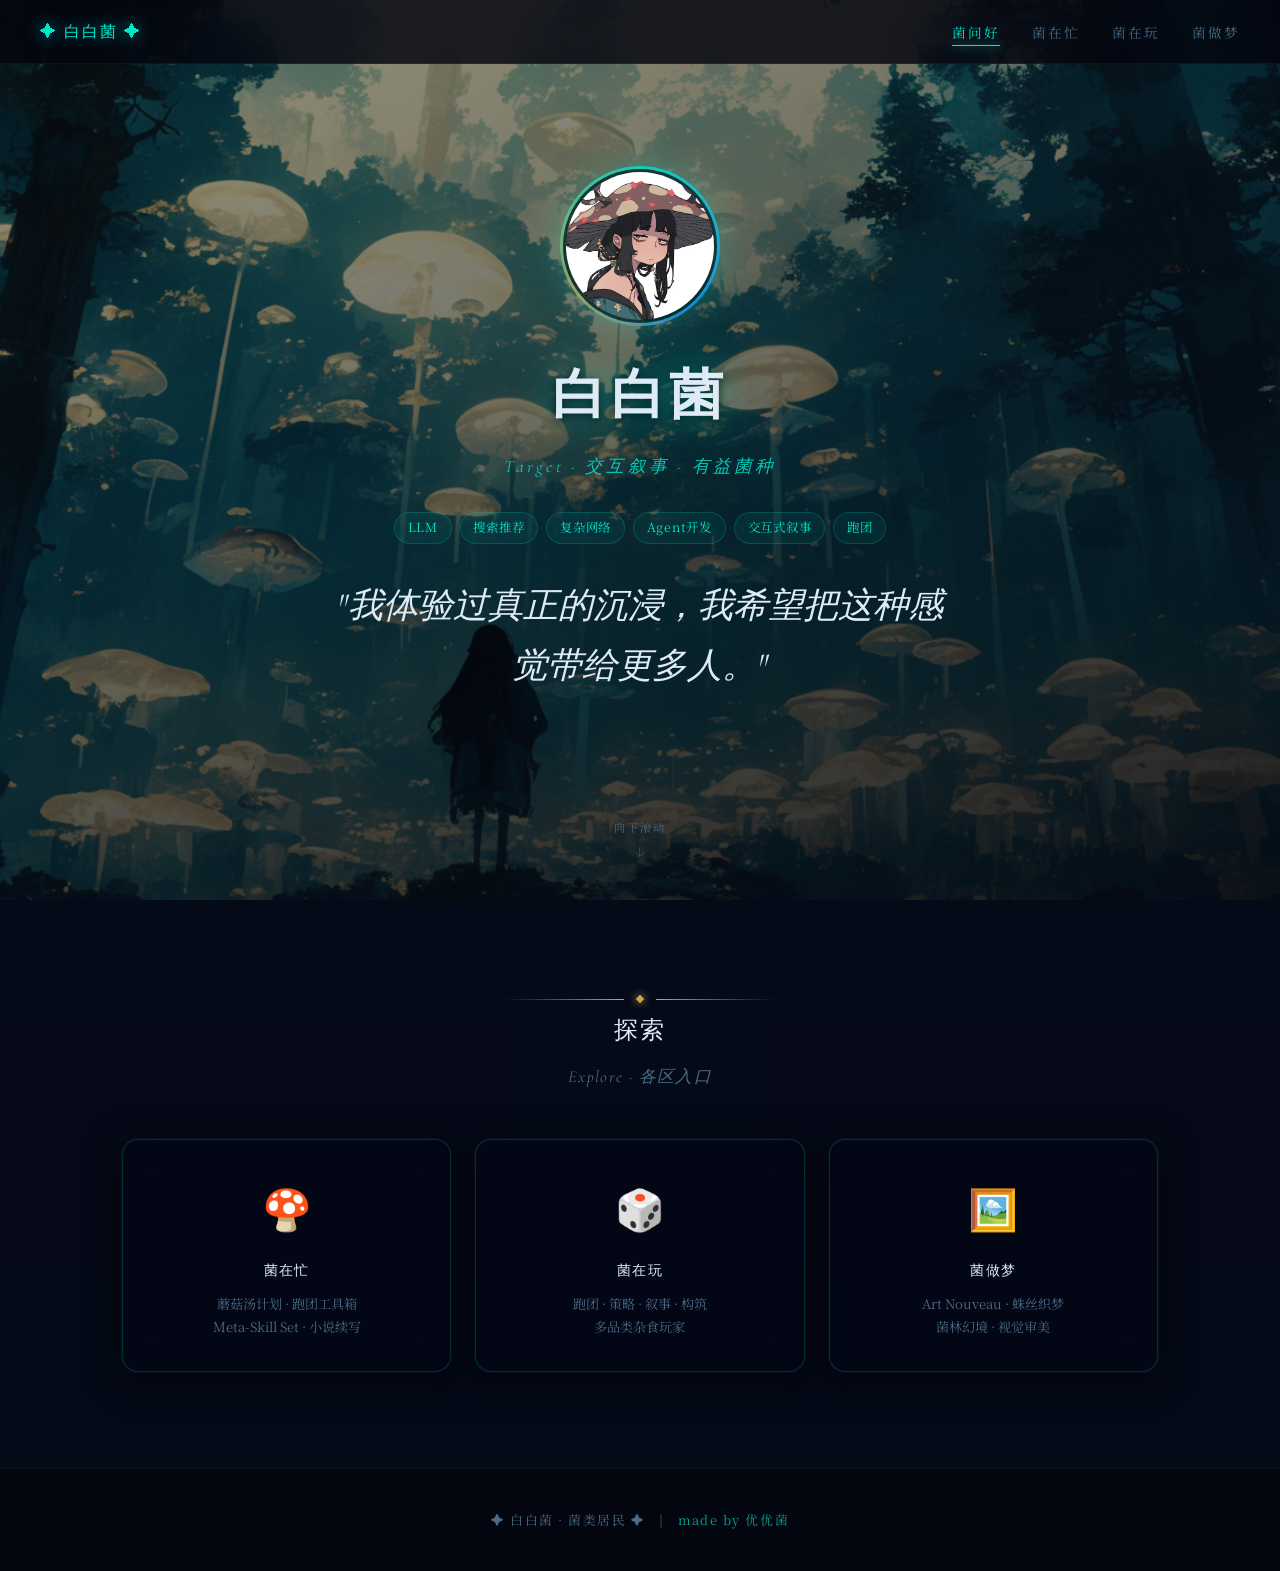
<file: index.html>
<!DOCTYPE html>
<html lang="zh-CN">
<head>
  <meta charset="UTF-8"/>
  <meta name="viewport" content="width=device-width, initial-scale=1.0"/>
  <title>菌问好</title>
  <link rel="stylesheet" href="style.css"/>
  <style>
    /* ── 主页专属 ──────────────── */
    .hero {
      background-image: url('assets/bg/蘑菇背景4.png');
    }

    /* 头像容器 */
    .avatar-wrap {
      position: relative;
      width: 148px; height: 148px;
      margin: 0 auto 1.8rem;
    }
    .avatar-ring {
      position:absolute; inset:-6px;
      border-radius:50%;
      background: conic-gradient(
        var(--teal) 0%, var(--blue) 40%,
        var(--gold) 65%, var(--teal) 100%
      );
      animation: spin-ring 8s linear infinite;
      opacity: 0.8;
    }
    @keyframes spin-ring {
      to { transform:rotate(360deg); }
    }
    .avatar-ring::after {
      content:'';
      position:absolute; inset:3px;
      border-radius:50%;
      background: var(--bg-deep);
    }
    .avatar-img {
      position:relative; z-index:2;
      width:148px; height:148px;
      border-radius:50%;
      object-fit:cover;
      object-position:top;
      box-shadow: 0 0 40px rgba(0,229,204,0.35);
    }

    /* 主名字 */
    .hero-name {
      font-family: 'Cinzel Decorative', serif;
      font-size: clamp(2.2rem, 5vw, 3.4rem);
      font-weight: 700;
      color: var(--text-bright);
      letter-spacing: 0.08em;
      margin-bottom: 0.5rem;
      text-shadow: 0 0 40px rgba(0,229,204,0.5), 0 2px 8px rgba(0,0,0,0.8);
    }
    .hero-role {
      font-family: 'Cormorant Garamond', serif;
      font-size: 1.1rem;
      font-style: italic;
      color: var(--teal);
      letter-spacing: 0.18em;
      margin-bottom: 1.8rem;
      opacity: 0.85;
    }
    .hero-bio {
      font-family: 'Cormorant Garamond', serif;
      font-size: clamp(1.5rem, 3.5vw, 2.2rem);
      font-style: italic;
      color: var(--text-bright);
      max-width: 640px;
      margin: 0 auto 2rem;
      line-height: 1.7;
    }
    .hero-tags {
      display:flex; flex-wrap:wrap;
      justify-content:center;
      gap:0.5rem;
      margin-bottom: 2rem;
    }
    .hero-links {
      display:flex; gap:1rem; justify-content:center; flex-wrap:wrap;
    }

  </style>
</head>
<body>

<!-- ── 导航 ──────────────────────────────── -->
<nav>
  <a href="index.html" class="nav-logo">✦ 白白菌 ✦</a>
  <ul class="nav-links">
    <li><a href="index.html" class="active">菌问好</a></li>
    <li><a href="projects.html">菌在忙</a></li>
    <li><a href="games.html">菌在玩</a></li>
    <li><a href="gallery.html">菌做梦</a></li>
  </ul>
</nav>

<!-- ── Hero ──────────────────────────────── -->
<section class="hero">
  <div class="hero-overlay"></div>

  <!-- 孢子粒子 -->
  <div class="particles" id="particles"></div>

  <div class="hero-content">
    <div class="avatar-wrap">
      <div class="avatar-ring"></div>
      <img class="avatar-img" src="assets/bg/lazy.png" alt="白白菌头像"/>
    </div>

    <div class="hero-name">白白菌</div>
    <div class="hero-role">Target · 交互叙事 · 有益菌种</div>

    <div class="hero-tags">
      <span class="tag">LLM</span>
      <span class="tag">搜索推荐</span>
      <span class="tag">复杂网络</span>
      <span class="tag">Agent开发</span>
      <span class="tag">交互式叙事</span>
      <span class="tag">跑团</span>
    </div>

    <p class="hero-bio">
      "我体验过真正的沉浸，我希望把这种感觉带给更多人。"
    </p>

  </div>

  <div class="scroll-hint">
    <span>向下滚动</span>
    <svg width="16" height="16" viewBox="0 0 24 24" fill="none" stroke="currentColor" stroke-width="1.5">
      <path d="M12 5v14M5 12l7 7 7-7"/>
    </svg>
  </div>
</section>

<!-- ── 快速导航卡 ──────────────────────────── -->
<section class="section section-alt">
  <div class="container">
    <div class="ornament fade-in">
      <div class="ornament-line"></div>
      <div class="ornament-diamond"></div>
      <div class="ornament-line right"></div>
    </div>
    <h2 class="section-title fade-in">探索</h2>
    <p class="section-subtitle fade-in">Explore · 各区入口</p>

    <div class="grid-3 fade-in">
      <a href="projects.html" class="glass" style="padding:2rem;display:block;text-align:center;">
        <div style="font-size:2.5rem;margin-bottom:1rem;">🍄</div>
        <div style="font-family:'Cinzel Decorative',serif;font-size:0.9rem;color:var(--text-bright);letter-spacing:0.1em;margin-bottom:0.6rem;">菌在忙</div>
        <div style="font-size:0.82rem;color:var(--text-dim);">蘑菇汤计划 · 跑团工具箱<br/>Meta-Skill Set · 小说续写</div>
      </a>
      <a href="games.html" class="glass" style="padding:2rem;display:block;text-align:center;">
        <div style="font-size:2.5rem;margin-bottom:1rem;">🎲</div>
        <div style="font-family:'Cinzel Decorative',serif;font-size:0.9rem;color:var(--text-bright);letter-spacing:0.1em;margin-bottom:0.6rem;">菌在玩</div>
        <div style="font-size:0.82rem;color:var(--text-dim);">跑团 · 策略 · 叙事 · 构筑<br/>多品类杂食玩家</div>
      </a>
      <a href="gallery.html" class="glass" style="padding:2rem;display:block;text-align:center;">
        <div style="font-size:2.5rem;margin-bottom:1rem;">🖼️</div>
        <div style="font-family:'Cinzel Decorative',serif;font-size:0.9rem;color:var(--text-bright);letter-spacing:0.1em;margin-bottom:0.6rem;">菌做梦</div>
        <div style="font-size:0.82rem;color:var(--text-dim);">Art Nouveau · 蛛丝织梦<br/>菌林幻境 · 视觉审美</div>
      </a>
    </div>
  </div>
</section>

<footer>
  <p>✦ 白白菌 · 菌类居民 ✦ &nbsp;&nbsp;|&nbsp;&nbsp; <span>made by 优优菌</span></p>
</footer>

<script>
// 孢子粒子生成
(function(){
  const container = document.getElementById('particles');
  const count = 40;
  for(let i=0;i<count;i++){
    const p = document.createElement('div');
    p.className = 'spore';
    const size = 2 + Math.random()*4;
    const isGold = Math.random() < 0.15;
    const color = isGold ? '200,168,75' : '0,229,204';
    p.style.cssText = `
      left:${Math.random()*100}%;
      top:${100+Math.random()*10}%;
      width:${size}px;height:${size}px;
      background:rgba(${color},${0.4+Math.random()*0.5});
      box-shadow:0 0 ${size*2.5}px rgba(${color},0.7);
      animation-duration:${12+Math.random()*18}s;
      animation-delay:-${Math.random()*25}s;
    `;
    container.appendChild(p);
  }
})();

// 滚动入场动画
const observer = new IntersectionObserver(entries=>{
  entries.forEach(e=>{
    if(e.isIntersecting) e.target.classList.add('visible');
  });
},{threshold:0.12});
document.querySelectorAll('.fade-in').forEach(el=>observer.observe(el));
</script>
</body>
</html>
</file>
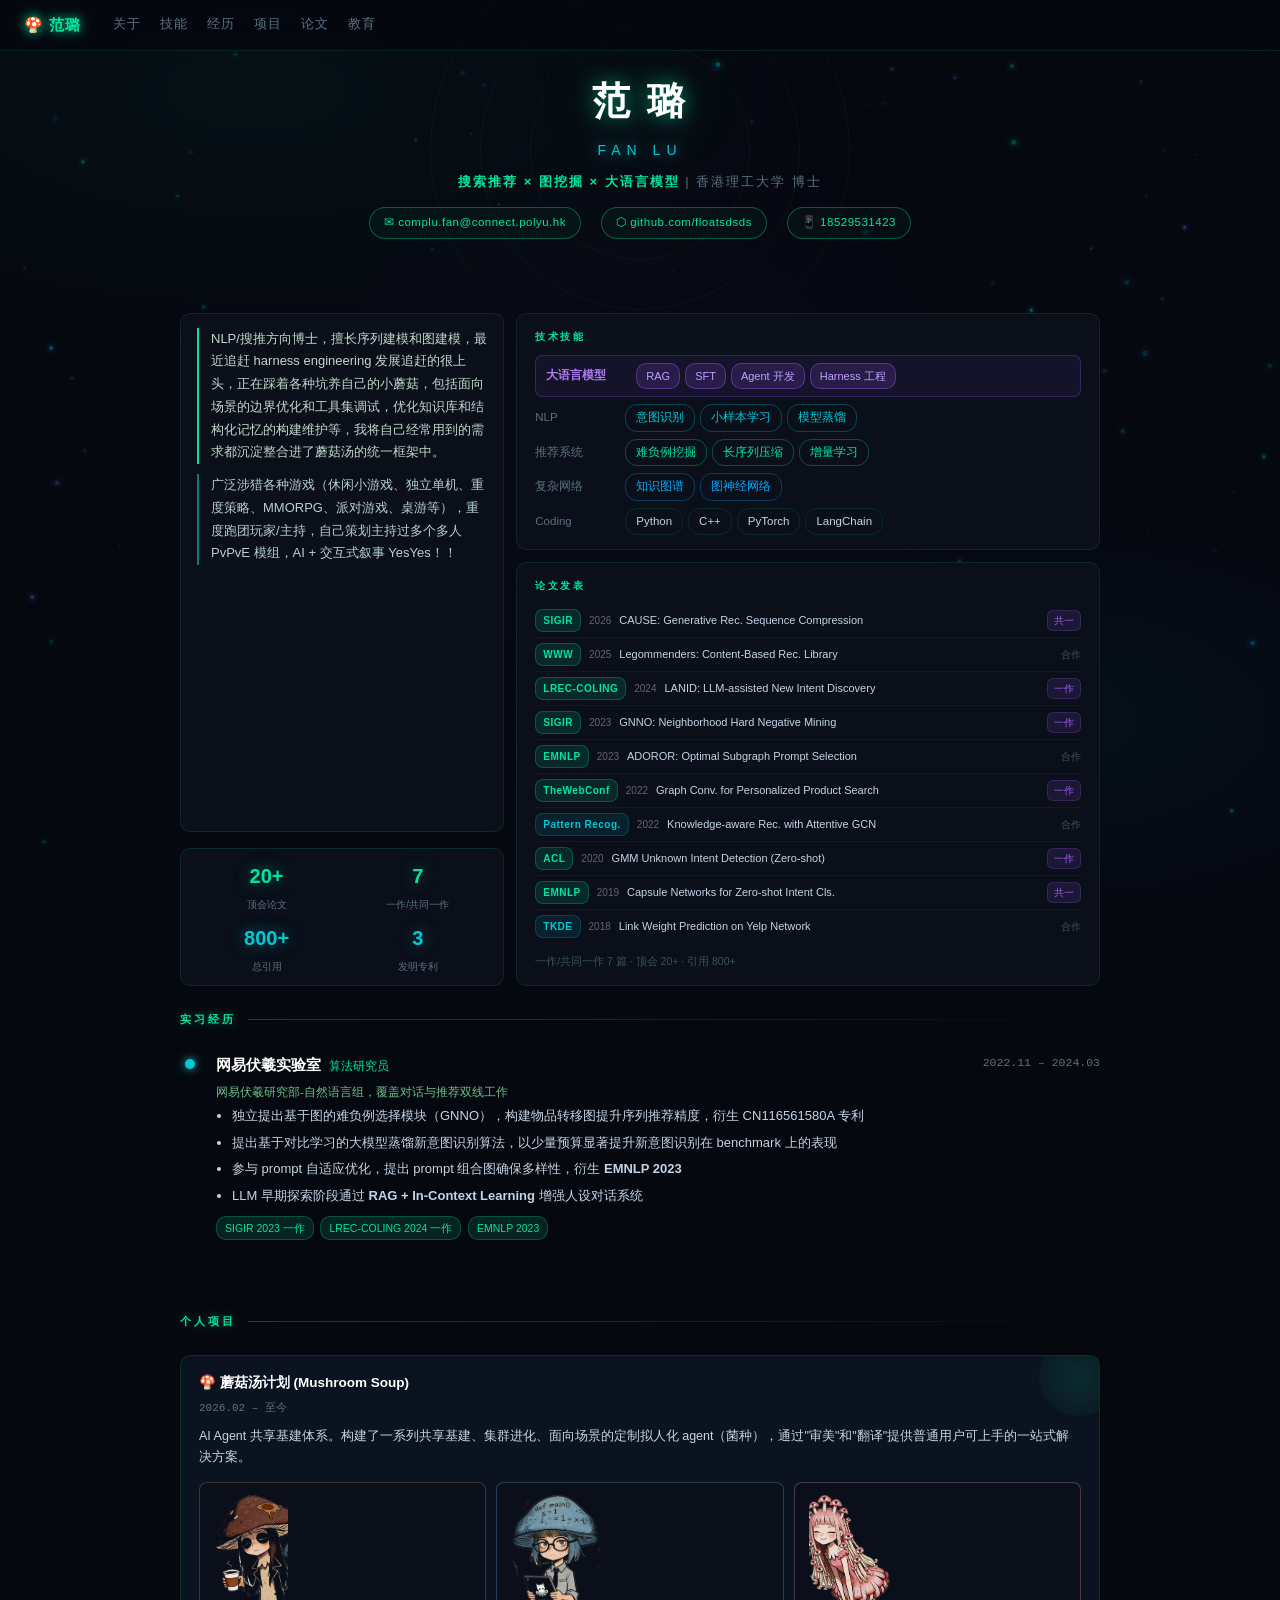
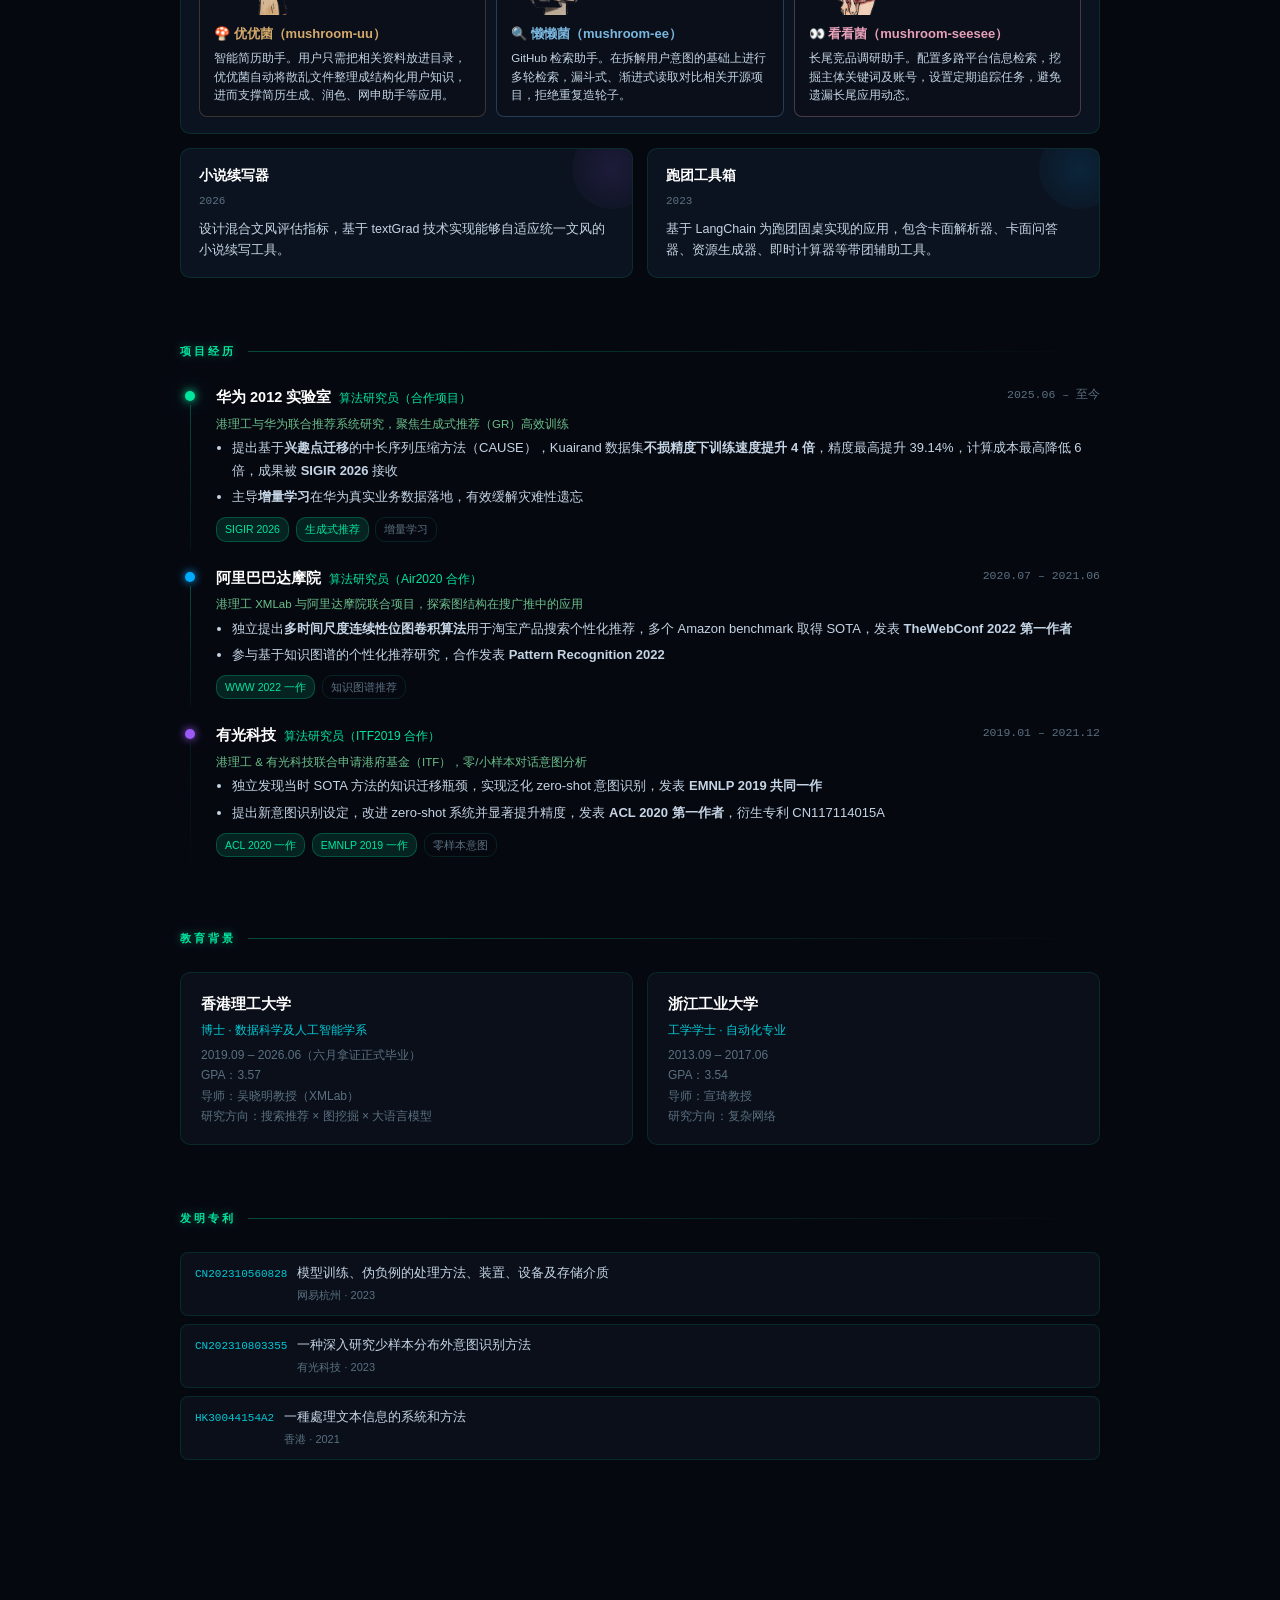
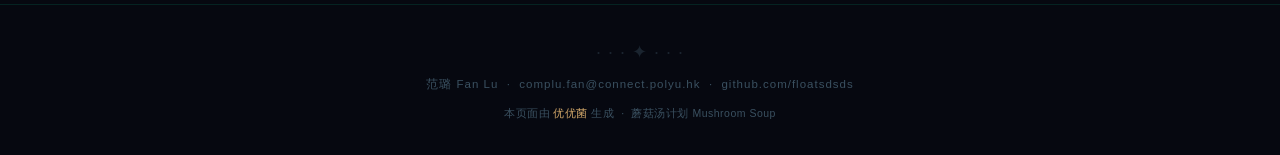
<file: ref/index.html>
<!DOCTYPE html>
<html lang="zh">
<head>
<meta charset="UTF-8">
<meta name="viewport" content="width=device-width, initial-scale=1.0">
<title>母菌</title>
<style>
  :root {
    --bg: #060810;
    --bg-card: #0a0f1a;
    --bg-card2: #0c1320;
    --border: rgba(0, 230, 160, 0.12);
    --border-bright: rgba(0, 230, 160, 0.35);
    --glow-green: #00e69f;
    --glow-teal: #00c9d4;
    --glow-cyan: #00aaff;
    --glow-purple: #9b59f5;
    --text: #c4d4e4;
    --text-muted: #5a7080;
    --text-dim: #3a5060;
    --accent: #00e69f;
    --accent2: #00c9d4;
  }

  * { box-sizing: border-box; margin: 0; padding: 0; }

  html { scroll-behavior: smooth; }

  body {
    background: var(--bg);
    color: var(--text);
    font-family: 'Segoe UI', 'PingFang SC', 'Microsoft YaHei', sans-serif;
    font-size: 14px;
    line-height: 1.7;
    overflow-x: hidden;
  }

  /* ── CANVAS PARTICLES ── */
  #spore-canvas {
    position: fixed;
    top: 0; left: 0;
    width: 100%; height: 100%;
    pointer-events: none;
    z-index: 0;
    opacity: 0.55;
  }

  /* ── MYCELIA GRID ── */
  .mycelia-bg {
    position: fixed;
    inset: 0;
    z-index: 0;
    background-image:
      radial-gradient(ellipse 80% 50% at 20% 10%, rgba(0,230,159,0.04) 0%, transparent 60%),
      radial-gradient(ellipse 60% 40% at 80% 80%, rgba(0,200,212,0.05) 0%, transparent 60%),
      radial-gradient(ellipse 40% 60% at 50% 50%, rgba(155,89,245,0.03) 0%, transparent 70%);
    pointer-events: none;
  }

  /* ── LAYOUT ── */
  .page-wrap {
    position: relative;
    z-index: 1;
    max-width: 960px;
    margin: 0 auto;
    padding: 0 20px 80px;
  }

  /* ── NAV ── */
  nav {
    position: sticky;
    top: 0;
    z-index: 100;
    backdrop-filter: blur(16px);
    background: rgba(6,8,16,0.85);
    border-bottom: 1px solid var(--border);
    padding: 12px 24px;
    display: flex;
    align-items: center;
    gap: 32px;
  }
  .nav-brand {
    font-weight: 700;
    font-size: 15px;
    color: var(--glow-green);
    text-shadow: 0 0 12px var(--glow-green);
    letter-spacing: 1px;
    white-space: nowrap;
  }
  .nav-links {
    display: flex;
    gap: 20px;
    flex-wrap: wrap;
  }
  .nav-links a {
    color: var(--text-muted);
    text-decoration: none;
    font-size: 12.5px;
    letter-spacing: 0.5px;
    transition: color 0.2s, text-shadow 0.2s;
  }
  .nav-links a:hover {
    color: var(--glow-green);
    text-shadow: 0 0 8px var(--glow-green);
  }

  /* ── HERO ── */
  .hero {
    padding: 18px 0 10px;
    text-align: center;
    position: relative;
  }
  .hero-ring {
    position: absolute;
    top: 50%; left: 50%;
    transform: translate(-50%, -50%);
    width: 420px; height: 420px;
    border-radius: 50%;
    border: 1px solid rgba(0,230,159,0.06);
    animation: ringPulse 4s ease-in-out infinite;
    pointer-events: none;
  }
  .hero-ring:nth-child(2) { width: 320px; height: 320px; animation-delay: 1.3s; }
  .hero-ring:nth-child(3) { width: 220px; height: 220px; animation-delay: 2.6s; }
  @keyframes ringPulse {
    0%, 100% { opacity: 0.3; transform: translate(-50%,-50%) scale(1); }
    50% { opacity: 0.7; transform: translate(-50%,-50%) scale(1.02); }
  }
  .hero-name {
    font-size: 38px;
    font-weight: 800;
    letter-spacing: 3px;
    color: #fff;
    text-shadow:
      0 0 20px rgba(0,230,159,0.6),
      0 0 60px rgba(0,230,159,0.25),
      0 0 100px rgba(0,200,212,0.15);
    position: relative;
    z-index: 1;
  }
  .hero-en {
    font-size: 14px;
    letter-spacing: 6px;
    color: var(--glow-teal);
    text-shadow: 0 0 16px var(--glow-teal);
    margin-top: 6px;
    text-transform: uppercase;
  }
  .hero-title {
    margin-top: 8px;
    font-size: 13px;
    color: var(--text-muted);
    letter-spacing: 2px;
  }
  .hero-title span {
    color: var(--glow-green);
    font-weight: 600;
  }
  .hero-quote {
    margin: 28px auto 0;
    max-width: 640px;
    font-size: 13px;
    color: var(--text-muted);
    line-height: 1.8;
    border-left: 2px solid var(--glow-green);
    padding-left: 16px;
    text-align: left;
    position: relative;
    z-index: 1;
  }
  .hero-links {
    margin-top: 14px;
    display: flex;
    justify-content: center;
    gap: 20px;
    flex-wrap: wrap;
    position: relative;
    z-index: 1;
  }
  .hero-links a {
    display: inline-flex;
    align-items: center;
    gap: 6px;
    padding: 5px 14px;
    border: 1px solid var(--border-bright);
    border-radius: 20px;
    color: var(--glow-green);
    text-decoration: none;
    font-size: 11.5px;
    letter-spacing: 0.5px;
    transition: all 0.25s;
    background: rgba(0,230,159,0.04);
  }
  .hero-links a:hover {
    background: rgba(0,230,159,0.1);
    box-shadow: 0 0 16px rgba(0,230,159,0.2);
  }

  /* ── STATS BAR ── */
  .stats-bar {
    display: flex;
    justify-content: center;
    gap: 0;
    margin: 48px 0;
    border: 1px solid var(--border);
    border-radius: 12px;
    overflow: hidden;
    background: var(--bg-card);
  }
  .stat-item {
    flex: 1;
    text-align: center;
    padding: 20px 10px;
    border-right: 1px solid var(--border);
    position: relative;
  }
  .stat-item:last-child { border-right: none; }
  .stat-num {
    font-size: 28px;
    font-weight: 800;
    color: var(--glow-green);
    text-shadow: 0 0 20px rgba(0,230,159,0.5);
    line-height: 1;
  }
  .stat-label {
    font-size: 11px;
    color: var(--text-muted);
    margin-top: 6px;
    letter-spacing: 0.5px;
  }

  /* ── SECTION ── */
  section { margin-bottom: 64px; }
  .section-header {
    display: flex;
    align-items: center;
    gap: 12px;
    margin-bottom: 24px;
  }
  .section-title {
    font-size: 11px;
    font-weight: 700;
    letter-spacing: 3px;
    color: var(--glow-green);
    text-shadow: 0 0 10px rgba(0,230,159,0.4);
    text-transform: uppercase;
  }
  .section-line {
    flex: 1;
    height: 1px;
    background: linear-gradient(90deg, rgba(0,230,159,0.3) 0%, transparent 100%);
  }

  /* ── CARDS ── */
  .card {
    background: var(--bg-card);
    border: 1px solid var(--border);
    border-radius: 10px;
    padding: 20px 22px;
    position: relative;
    transition: border-color 0.25s, box-shadow 0.25s;
    overflow: hidden;
  }
  .card::before {
    content: '';
    position: absolute;
    inset: 0;
    border-radius: 10px;
    opacity: 0;
    transition: opacity 0.3s;
    background: radial-gradient(ellipse at top left, rgba(0,230,159,0.05) 0%, transparent 60%);
  }
  .card:hover { border-color: var(--border-bright); box-shadow: 0 0 24px rgba(0,230,159,0.08); }
  .card:hover::before { opacity: 1; }

  /* ── TIMELINE ── */
  .timeline { display: flex; flex-direction: column; gap: 16px; }
  .tl-item {
    display: grid;
    grid-template-columns: 20px 1fr;
    gap: 0 16px;
  }
  .tl-dot-col {
    display: flex;
    flex-direction: column;
    align-items: center;
  }
  .tl-dot {
    width: 10px; height: 10px;
    border-radius: 50%;
    background: var(--glow-green);
    box-shadow: 0 0 8px var(--glow-green), 0 0 20px rgba(0,230,159,0.4);
    flex-shrink: 0;
    margin-top: 6px;
  }
  .tl-dot.teal { background: var(--glow-teal); box-shadow: 0 0 8px var(--glow-teal); }
  .tl-dot.cyan { background: var(--glow-cyan); box-shadow: 0 0 8px var(--glow-cyan); }
  .tl-dot.purple { background: var(--glow-purple); box-shadow: 0 0 8px var(--glow-purple); }
  .tl-line {
    flex: 1;
    width: 1px;
    background: linear-gradient(180deg, rgba(0,230,159,0.3) 0%, rgba(0,230,159,0.05) 100%);
    margin-top: 4px;
  }
  .tl-content { padding-bottom: 8px; }
  .tl-header {
    display: flex;
    justify-content: space-between;
    align-items: flex-start;
    flex-wrap: wrap;
    gap: 4px;
    margin-bottom: 6px;
  }
  .tl-org {
    font-weight: 700;
    font-size: 14.5px;
    color: #fff;
  }
  .tl-role {
    font-size: 12px;
    color: var(--glow-green);
    margin-left: 8px;
  }
  .tl-date {
    font-size: 11.5px;
    color: var(--text-muted);
    white-space: nowrap;
    font-family: monospace;
  }
  .tl-desc {
    font-size: 13px;
    color: var(--text);
    line-height: 1.75;
  }
  .tl-desc > p {
    font-size: 11.5px;
    color: #6abf8a;
    margin-bottom: 5px;
    line-height: 1.4;
  }
  .tl-desc ul { padding-left: 16px; }
  .tl-desc li { margin-bottom: 4px; }
  .tl-tag {
    display: inline-block;
    padding: 2px 8px;
    font-size: 10.5px;
    border-radius: 10px;
    margin: 4px 3px 0 0;
    border: 1px solid var(--border);
    color: var(--text-muted);
  }
  .tl-tag.green { background: rgba(0,230,159,0.12); color: var(--glow-green); border-color: rgba(0,230,159,0.25); }
  .tl-tag.teal { border-color: rgba(0,201,212,0.3); color: var(--glow-teal); }
  .tl-tag.cyan { border-color: rgba(0,170,255,0.3); color: var(--glow-cyan); }

  /* ── SKILL GRID ── */
  .skill-grid { display: flex; flex-direction: column; gap: 14px; }
  .skill-row {
    display: flex;
    align-items: center;
    gap: 12px;
  }
  .skill-label {
    width: 130px;
    font-size: 12px;
    color: var(--text-muted);
    flex-shrink: 0;
  }
  .skill-pills {
    display: flex;
    flex-wrap: wrap;
    gap: 6px;
  }
  .pill {
    padding: 3px 10px;
    border-radius: 12px;
    font-size: 11.5px;
    border: 1px solid var(--border);
    color: var(--text);
    transition: all 0.2s;
    cursor: default;
  }
  .pill:hover {
    border-color: var(--glow-green);
    color: var(--glow-green);
    box-shadow: 0 0 8px rgba(0,230,159,0.15);
  }
  .pill.accent { border-color: rgba(0,230,159,0.3); color: var(--glow-green); }
  .pill.teal { border-color: rgba(0,201,212,0.3); color: var(--glow-teal); }
  .pill.cyan { border-color: rgba(0,170,255,0.3); color: var(--glow-cyan); }

  /* ── PROJECT CARDS GRID ── */
  .proj-grid { display: grid; grid-template-columns: 1fr 1fr; gap: 14px; }
  @media (max-width: 640px) { .proj-grid { grid-template-columns: 1fr; } }
  .proj-card {
    background: var(--bg-card2);
    border: 1px solid var(--border);
    border-radius: 10px;
    padding: 16px 18px;
    position: relative;
    overflow: hidden;
    transition: border-color 0.25s, transform 0.2s, box-shadow 0.25s;
  }
  .proj-card:hover {
    border-color: var(--border-bright);
    transform: translateY(-2px);
    box-shadow: 0 6px 28px rgba(0,230,159,0.08);
  }
  .proj-card .glow-orb {
    position: absolute;
    top: -20px; right: -20px;
    width: 80px; height: 80px;
    border-radius: 50%;
    opacity: 0.12;
    transition: opacity 0.3s;
    pointer-events: none;
  }
  .proj-card:hover .glow-orb { opacity: 0.25; }
  .proj-name {
    font-weight: 700;
    font-size: 13.5px;
    color: #fff;
    margin-bottom: 4px;
  }
  .proj-date {
    font-size: 11px;
    color: var(--text-muted);
    margin-bottom: 8px;
    font-family: monospace;
  }
  .proj-desc {
    font-size: 12.5px;
    color: var(--text);
    line-height: 1.7;
  }

  /* ── PAPERS TABLE ── */
  .papers-table {
    width: 100%;
    border-collapse: collapse;
    font-size: 12.5px;
  }
  .papers-table th {
    text-align: left;
    padding: 8px 10px;
    font-size: 10px;
    letter-spacing: 1.5px;
    text-transform: uppercase;
    color: var(--text-dim);
    border-bottom: 1px solid var(--border);
  }
  .papers-table td {
    padding: 10px 10px;
    border-bottom: 1px solid rgba(0,230,159,0.04);
    vertical-align: top;
    color: var(--text);
    line-height: 1.5;
  }
  .papers-table tr:hover td { background: rgba(0,230,159,0.025); }
  .venue-badge {
    display: inline-block;
    padding: 2px 7px;
    border-radius: 8px;
    font-size: 10px;
    font-weight: 700;
    white-space: nowrap;
    letter-spacing: 0.5px;
  }
  .venue-top { background: rgba(0,230,159,0.12); color: var(--glow-green); border: 1px solid rgba(0,230,159,0.25); }
  .venue-sci { background: rgba(0,201,212,0.1); color: var(--glow-teal); border: 1px solid rgba(0,201,212,0.2); }
  .role-first {
    font-size: 10px;
    padding: 1px 6px;
    border-radius: 6px;
    background: rgba(155,89,245,0.12);
    color: var(--glow-purple);
    border: 1px solid rgba(155,89,245,0.2);
    white-space: nowrap;
  }

  /* ── EDU ── */
  .edu-grid { display: grid; grid-template-columns: 1fr 1fr; gap: 14px; }
  @media (max-width: 640px) { .edu-grid { grid-template-columns: 1fr; } }
  .edu-card {
    background: var(--bg-card);
    border: 1px solid var(--border);
    border-radius: 10px;
    padding: 18px 20px;
  }
  .edu-school { font-size: 15px; font-weight: 700; color: #fff; }
  .edu-degree { font-size: 12px; color: var(--glow-teal); margin: 4px 0; }
  .edu-detail { font-size: 12px; color: var(--text-muted); line-height: 1.7; }

  /* ── PATENTS ── */
  .patent-list { display: flex; flex-direction: column; gap: 8px; }
  .patent-item {
    display: flex;
    align-items: flex-start;
    gap: 10px;
    padding: 10px 14px;
    background: var(--bg-card);
    border: 1px solid var(--border);
    border-radius: 8px;
    font-size: 12.5px;
  }
  .patent-num { color: var(--glow-teal); font-family: monospace; font-size: 11px; flex-shrink: 0; padding-top: 2px; }
  .patent-title { color: var(--text); }
  .patent-org { color: var(--text-muted); font-size: 11px; margin-top: 2px; }

  /* ── GLOW ANIMATIONS ── */
  @keyframes glow-pulse {
    0%, 100% { opacity: 0.6; }
    50% { opacity: 1; }
  }
  .glow-text-green {
    color: var(--glow-green);
    text-shadow: 0 0 8px rgba(0,230,159,0.5);
    animation: glow-pulse 3s ease-in-out infinite;
  }

  /* ── FOOTER ── */
  footer {
    text-align: center;
    padding: 32px;
    color: var(--text-dim);
    font-size: 11.5px;
    letter-spacing: 1px;
    border-top: 1px solid var(--border);
    position: relative;
  }
  footer .spore-line {
    font-size: 18px;
    margin-bottom: 8px;
    opacity: 0.4;
  }

  /* ── SCROLLBAR ── */
  ::-webkit-scrollbar { width: 4px; }
  ::-webkit-scrollbar-track { background: var(--bg); }
  ::-webkit-scrollbar-thumb { background: rgba(0,230,159,0.2); border-radius: 4px; }

/* ── MUSHROOM CARD INTERACTION ── */
.shroom-card {
  cursor: pointer;
  user-select: none;
  transition: transform 0.14s ease, box-shadow 0.14s ease;
}
.shroom-card:hover { transform: translateY(-3px); }
.shroom-card:active { transform: scale(0.93); }
.shroom-card.pressing { transform: scale(0.93); }

@keyframes shroom-pop {
  0%   { transform: scale(1); }
  35%  { transform: scale(0.91); }
  70%  { transform: scale(1.03); }
  100% { transform: scale(1); }
}
.shroom-card.pop-anim { animation: shroom-pop 0.28s ease; }

/* ── SPEECH BUBBLE ── */
.quote-bubble {
  position: absolute;
  z-index: 9999;
  width: 176px;
  padding: 10px 13px 9px;
  border-radius: 10px;
  font-size: 12px;
  line-height: 1.65;
  color: #ccc;
  background: rgba(10,15,26,0.97);
  border: 1px solid;
  display: none;
  pointer-events: auto;
}
.quote-bubble::after {
  content: '';
  position: absolute;
  top: 20px;
  border: 7px solid transparent;
}
.quote-bubble.tail-right::after {
  right: -14px;
  border-left: 7px solid rgba(10,15,26,0.97);
}
.quote-bubble.tail-left::after {
  left: -14px;
  border-right: 7px solid rgba(10,15,26,0.97);
}
@keyframes bubble-from-right {
  from { opacity:0; transform: translateX(-10px) scale(0.9); }
  to   { opacity:1; transform: translateX(0)      scale(1);  }
}
@keyframes bubble-from-left {
  from { opacity:0; transform: translateX(10px)  scale(0.9); }
  to   { opacity:1; transform: translateX(0)     scale(1);   }
}
.quote-bubble.tail-right { animation: bubble-from-right 0.2s cubic-bezier(.34,1.4,.64,1) forwards; }
.quote-bubble.tail-left  { animation: bubble-from-left  0.2s cubic-bezier(.34,1.4,.64,1) forwards; }
</style>
</head>
<body>

<canvas id="spore-canvas"></canvas>
<div class="mycelia-bg"></div>

<!-- NAV -->
<nav>
  <span class="nav-brand">🍄 范璐</span>
  <div class="nav-links">
    <a href="#about">关于</a>
    <a href="#skills">技能</a>
    <a href="#experience">经历</a>
    <a href="#projects">项目</a>
    <a href="#papers">论文</a>
    <a href="#education">教育</a>
  </div>
</nav>

<div class="page-wrap">

<!-- HERO -->
<section class="hero" id="about">
  <div class="hero-ring"></div>
  <div class="hero-ring"></div>
  <div class="hero-ring"></div>
  <h1 class="hero-name">范&nbsp;璐</h1>
  <div class="hero-en">Fan Lu</div>
  <div class="hero-title">
    <span>搜索推荐 × 图挖掘 × 大语言模型</span>&nbsp;|&nbsp;香港理工大学 博士
  </div>
  <div class="hero-links">
    <a href="mailto:complu.fan@connect.polyu.hk">✉ complu.fan@connect.polyu.hk</a>
    <a href="https://github.com/floatsdsds" target="_blank">⬡ github.com/floatsdsds</a>
    <span style="display:inline-flex; align-items:center; gap:6px; padding:5px 14px; border:1px solid var(--border-bright); border-radius:20px; color:var(--glow-green); font-size:11.5px; letter-spacing:0.5px; background:rgba(0,230,159,0.04);">📱 18529531423</span>
  </div>
</section>

<!-- INTRO + SKILLS (compact single viewport) -->
<div style="display:grid; grid-template-columns:1fr 1.8fr; gap:12px; margin:12px 0 24px;">

  <!-- Left: quote + stats -->
  <div style="display:flex; flex-direction:column; gap:16px;">
    <div class="card" style="padding:14px 16px; flex:1;">
      <p style="font-size:13px; color:#c2d8cc; line-height:1.75; border-left:2px solid var(--glow-green); padding-left:12px; margin:0;">
        NLP/搜推方向博士，擅长序列建模和图建模，最近追赶 harness engineering 发展追赶的很上头，正在踩着各种坑养自己的小蘑菇，包括面向场景的边界优化和工具集调试，优化知识库和结构化记忆的构建维护等，我将自己经常用到的需求都沉淀整合进了蘑菇汤的统一框架中。
      </p>
      <p style="font-size:13px; color:#b8cfd6; line-height:1.75; border-left:2px solid rgba(0,201,212,0.6); padding-left:12px; margin:10px 0 0;">
        广泛涉猎各种游戏（休闲小游戏、独立单机、重度策略、MMORPG、派对游戏、桌游等），重度跑团玩家/主持，自己策划主持过多个多人 PvPvE 模组，AI + 交互式叙事 YesYes！！
      </p>
    </div>
    <div class="card" style="padding:10px 14px;">
      <div style="display:grid; grid-template-columns:1fr 1fr; gap:8px;">
        <div style="text-align:center;">
          <div style="font-size:20px; font-weight:800; color:var(--glow-green); text-shadow:0 0 16px rgba(0,230,159,0.5);">20+</div>
          <div style="font-size:10px; color:var(--text-muted); margin-top:3px;">顶会论文</div>
        </div>
        <div style="text-align:center;">
          <div style="font-size:20px; font-weight:800; color:var(--glow-green); text-shadow:0 0 16px rgba(0,230,159,0.5);">7</div>
          <div style="font-size:10px; color:var(--text-muted); margin-top:3px;">一作/共同一作</div>
        </div>
        <div style="text-align:center;">
          <div style="font-size:20px; font-weight:800; color:var(--glow-teal); text-shadow:0 0 16px rgba(0,201,212,0.5);">800+</div>
          <div style="font-size:10px; color:var(--text-muted); margin-top:3px;">总引用</div>
        </div>
        <div style="text-align:center;">
          <div style="font-size:20px; font-weight:800; color:var(--glow-teal); text-shadow:0 0 16px rgba(0,201,212,0.5);">3</div>
          <div style="font-size:10px; color:var(--text-muted); margin-top:3px;">发明专利</div>
        </div>
      </div>
    </div>
  </div>

  <!-- Right: skills + papers -->
  <div style="display:flex; flex-direction:column; gap:12px;">

    <div class="card" style="padding:14px 18px;">
      <div style="font-size:10px; font-weight:700; letter-spacing:2.5px; color:var(--glow-green); text-transform:uppercase; margin-bottom:10px;">技术技能</div>
      <div style="display:flex; flex-direction:column; gap:7px;">

        <div style="display:flex; align-items:center; gap:10px; padding:7px 10px; border-radius:7px; background:rgba(155,89,245,0.07); border:1px solid rgba(155,89,245,0.25);">
          <span style="width:80px; font-size:11.5px; font-weight:700; color:#b07ef5; flex-shrink:0;"> 大语言模型 </span>
          <div style="display:flex; flex-wrap:wrap; gap:5px;">
            <span style="padding:3px 9px; border-radius:10px; font-size:11px; background:rgba(155,89,245,0.15); color:#c09fff; border:1px solid rgba(155,89,245,0.4);">RAG</span>
            <span style="padding:3px 9px; border-radius:10px; font-size:11px; background:rgba(155,89,245,0.15); color:#c09fff; border:1px solid rgba(155,89,245,0.4);">SFT</span>
            <span style="padding:3px 9px; border-radius:10px; font-size:11px; background:rgba(155,89,245,0.15); color:#c09fff; border:1px solid rgba(155,89,245,0.4);">Agent 开发</span>
            <span style="padding:3px 9px; border-radius:10px; font-size:11px; background:rgba(155,89,245,0.15); color:#c09fff; border:1px solid rgba(155,89,245,0.4);">Harness 工程</span>
          </div>
        </div>

        <div style="display:flex; align-items:center; gap:10px;">
          <span style="width:80px; font-size:11.5px; color:var(--text-muted); flex-shrink:0;">NLP</span>
          <div style="display:flex; flex-wrap:wrap; gap:5px;">
            <span class="pill teal">意图识别</span>
            <span class="pill teal">小样本学习</span>
            <span class="pill teal">模型蒸馏</span>
          </div>
        </div>

        <div style="display:flex; align-items:center; gap:10px;">
          <span style="width:80px; font-size:11.5px; color:var(--text-muted); flex-shrink:0;">推荐系统</span>
          <div style="display:flex; flex-wrap:wrap; gap:5px;">
            <span class="pill accent">难负例挖掘</span>
            <span class="pill accent">长序列压缩</span>
            <span class="pill accent">增量学习</span>
          </div>
        </div>

        <div style="display:flex; align-items:center; gap:10px;">
          <span style="width:80px; font-size:11.5px; color:var(--text-muted); flex-shrink:0;">复杂网络</span>
          <div style="display:flex; flex-wrap:wrap; gap:5px;">
            <span class="pill cyan">知识图谱</span>
            <span class="pill cyan">图神经网络</span>
          </div>
        </div>

        <div style="display:flex; align-items:center; gap:10px;">
          <span style="width:80px; font-size:11.5px; color:var(--text-muted); flex-shrink:0;">Coding</span>
          <div style="display:flex; flex-wrap:wrap; gap:5px;">
            <span class="pill">Python</span>
            <span class="pill">C++</span>
            <span class="pill">PyTorch</span>
            <span class="pill">LangChain</span>
          </div>
        </div>

      </div>
    </div>

    <!-- Papers compact -->
    <div class="card" id="papers" style="padding:14px 18px;">
      <div style="font-size:10px; font-weight:700; letter-spacing:2.5px; color:var(--glow-green); text-transform:uppercase; margin-bottom:10px;">论文发表</div>
      <div style="display:flex; flex-direction:column; gap:0;">

        <div style="display:flex; align-items:baseline; gap:8px; padding:5px 0; border-bottom:1px solid rgba(255,255,255,0.04);">
          <span class="venue-badge venue-top" style="flex-shrink:0;">SIGIR</span>
          <span style="font-size:10px; color:#666; flex-shrink:0;">2026</span>
          <span style="font-size:11px; color:var(--text); flex:1; line-height:1.4;">CAUSE: Generative Rec. Sequence Compression</span>
          <span class="role-first" style="flex-shrink:0; font-size:10px;">共一</span>
        </div>

        <div style="display:flex; align-items:baseline; gap:8px; padding:5px 0; border-bottom:1px solid rgba(255,255,255,0.04);">
          <span class="venue-badge venue-top" style="flex-shrink:0;">WWW</span>
          <span style="font-size:10px; color:#666; flex-shrink:0;">2025</span>
          <span style="font-size:11px; color:var(--text); flex:1; line-height:1.4;">Legommenders: Content-Based Rec. Library</span>
          <span style="font-size:10px; color:var(--text-dim); flex-shrink:0;">合作</span>
        </div>

        <div style="display:flex; align-items:baseline; gap:8px; padding:5px 0; border-bottom:1px solid rgba(255,255,255,0.04);">
          <span class="venue-badge venue-top" style="flex-shrink:0;">LREC-COLING</span>
          <span style="font-size:10px; color:#666; flex-shrink:0;">2024</span>
          <span style="font-size:11px; color:var(--text); flex:1; line-height:1.4;">LANID: LLM-assisted New Intent Discovery</span>
          <span class="role-first" style="flex-shrink:0; font-size:10px;">一作</span>
        </div>

        <div style="display:flex; align-items:baseline; gap:8px; padding:5px 0; border-bottom:1px solid rgba(255,255,255,0.04);">
          <span class="venue-badge venue-top" style="flex-shrink:0;">SIGIR</span>
          <span style="font-size:10px; color:#666; flex-shrink:0;">2023</span>
          <span style="font-size:11px; color:var(--text); flex:1; line-height:1.4;">GNNO: Neighborhood Hard Negative Mining</span>
          <span class="role-first" style="flex-shrink:0; font-size:10px;">一作</span>
        </div>

        <div style="display:flex; align-items:baseline; gap:8px; padding:5px 0; border-bottom:1px solid rgba(255,255,255,0.04);">
          <span class="venue-badge venue-top" style="flex-shrink:0;">EMNLP</span>
          <span style="font-size:10px; color:#666; flex-shrink:0;">2023</span>
          <span style="font-size:11px; color:var(--text); flex:1; line-height:1.4;">ADOROR: Optimal Subgraph Prompt Selection</span>
          <span style="font-size:10px; color:var(--text-dim); flex-shrink:0;">合作</span>
        </div>

        <div style="display:flex; align-items:baseline; gap:8px; padding:5px 0; border-bottom:1px solid rgba(255,255,255,0.04);">
          <span class="venue-badge venue-top" style="flex-shrink:0;">TheWebConf</span>
          <span style="font-size:10px; color:#666; flex-shrink:0;">2022</span>
          <span style="font-size:11px; color:var(--text); flex:1; line-height:1.4;">Graph Conv. for Personalized Product Search</span>
          <span class="role-first" style="flex-shrink:0; font-size:10px;">一作</span>
        </div>

        <div style="display:flex; align-items:baseline; gap:8px; padding:5px 0; border-bottom:1px solid rgba(255,255,255,0.04);">
          <span class="venue-badge venue-sci" style="flex-shrink:0;">Pattern Recog.</span>
          <span style="font-size:10px; color:#666; flex-shrink:0;">2022</span>
          <span style="font-size:11px; color:var(--text); flex:1; line-height:1.4;">Knowledge-aware Rec. with Attentive GCN</span>
          <span style="font-size:10px; color:var(--text-dim); flex-shrink:0;">合作</span>
        </div>

        <div style="display:flex; align-items:baseline; gap:8px; padding:5px 0; border-bottom:1px solid rgba(255,255,255,0.04);">
          <span class="venue-badge venue-top" style="flex-shrink:0;">ACL</span>
          <span style="font-size:10px; color:#666; flex-shrink:0;">2020</span>
          <span style="font-size:11px; color:var(--text); flex:1; line-height:1.4;">GMM Unknown Intent Detection (Zero-shot)</span>
          <span class="role-first" style="flex-shrink:0; font-size:10px;">一作</span>
        </div>

        <div style="display:flex; align-items:baseline; gap:8px; padding:5px 0; border-bottom:1px solid rgba(255,255,255,0.04);">
          <span class="venue-badge venue-top" style="flex-shrink:0;">EMNLP</span>
          <span style="font-size:10px; color:#666; flex-shrink:0;">2019</span>
          <span style="font-size:11px; color:var(--text); flex:1; line-height:1.4;">Capsule Networks for Zero-shot Intent Cls.</span>
          <span class="role-first" style="flex-shrink:0; font-size:10px;">共一</span>
        </div>

        <div style="display:flex; align-items:baseline; gap:8px; padding:5px 0;">
          <span class="venue-badge venue-sci" style="flex-shrink:0;">TKDE</span>
          <span style="font-size:10px; color:#666; flex-shrink:0;">2018</span>
          <span style="font-size:11px; color:var(--text); flex:1; line-height:1.4;">Link Weight Prediction on Yelp Network</span>
          <span style="font-size:10px; color:var(--text-dim); flex-shrink:0;">合作</span>
        </div>

      </div>
      <p style="margin-top:10px; font-size:10.5px; color:var(--text-dim);">一作/共同一作 7 篇 · 顶会 20+ · 引用 800+</p>
    </div>

  </div>

</div>

<!-- EXPERIENCE -->
<section id="experience">
  <div class="section-header">
    <span class="section-title">实习经历</span>
    <div class="section-line"></div>
  </div>
  <div class="timeline">

    <div class="tl-item">
      <div class="tl-dot-col">
        <div class="tl-dot teal"></div>
      </div>
      <div class="tl-content">
        <div class="tl-header">
          <div><span class="tl-org">网易伏羲实验室</span><span class="tl-role">算法研究员</span></div>
          <span class="tl-date">2022.11 – 2024.03</span>
        </div>
        <div class="tl-desc">
          <p>网易伏羲研究部-自然语言组，覆盖对话与推荐双线工作</p>
          <ul>
            <li>独立提出基于图的难负例选择模块（GNNO），构建物品转移图提升序列推荐精度，衍生 CN116561580A 专利</li>
            <li>提出基于对比学习的大模型蒸馏新意图识别算法，以少量预算显著提升新意图识别在 benchmark 上的表现</li>
            <li>参与 prompt 自适应优化，提出 prompt 组合图确保多样性，衍生 <strong>EMNLP 2023</strong></li>
            <li>LLM 早期探索阶段通过 <strong>RAG + In-Context Learning</strong> 增强人设对话系统</li>
          </ul>
          <span class="tl-tag green">SIGIR 2023 一作</span>
          <span class="tl-tag green">LREC-COLING 2024 一作</span>
          <span class="tl-tag green">EMNLP 2023</span>
        </div>
      </div>
    </div>

  </div>
</section>

<!-- PROJECTS -->
<section id="projects">
  <div class="section-header">
    <span class="section-title">个人项目</span>
    <div class="section-line"></div>
  </div>
  <div class="proj-grid">

    <div class="proj-card" style="grid-column: span 2">
      <div class="glow-orb" style="background: radial-gradient(circle, #00e69f, transparent)"></div>
      <div class="proj-name">🍄 蘑菇汤计划 (Mushroom Soup)</div>
      <div class="proj-date">2026.02 – 至今</div>
      <div class="proj-desc">
        AI Agent 共享基建体系。构建了一系列共享基建、集群进化、面向场景的定制拟人化 agent（菌种），通过"审美"和"翻译"提供普通用户可上手的一站式解决方案。
      </div>
      <div style="display:grid; grid-template-columns:1fr 1fr 1fr; gap:10px; margin-top:14px;">
        <div onclick="showQuote('uu',event)" class="shroom-card" style=" background:rgba(10,15,26,0.8); border:1px solid rgba(180,140,100,0.3); border-radius:8px; padding:12px 14px; transition:border-color 0.2s;">
          <img src="char_uu.png" style="height:120px; width:auto; display:block; margin:0 0 8px 0;" />
          <div style="font-weight:700; font-size:13px; color:#d4a96a; margin-bottom:4px;">🍄 优优菌（mushroom-uu）</div>
          <div style="font-size:11.5px; color:var(--text); line-height:1.6;">智能简历助手。用户只需把相关资料放进目录，优优菌自动将散乱文件整理成结构化用户知识，进而支撑简历生成、润色、网申助手等应用。</div>
        </div>
        <div onclick="showQuote('ll',event)" class="shroom-card" style=" background:rgba(10,15,26,0.8); border:1px solid rgba(100,170,220,0.3); border-radius:8px; padding:12px 14px; transition:border-color 0.2s;">
          <img src="char_ll.png" style="height:120px; width:auto; display:block; margin:0 0 8px 0;" />
          <div style="font-weight:700; font-size:13px; color:#7ab8e0; margin-bottom:4px;">🔍 懒懒菌（mushroom-ee）</div>
          <div style="font-size:11.5px; color:var(--text); line-height:1.6;">GitHub 检索助手。在拆解用户意图的基础上进行多轮检索，漏斗式、渐进式读取对比相关开源项目，拒绝重复造轮子。</div>
        </div>
        <div onclick="showQuote('kk',event)" class="shroom-card" style=" background:rgba(10,15,26,0.8); border:1px solid rgba(220,160,180,0.3); border-radius:8px; padding:12px 14px; transition:border-color 0.2s;">
          <img src="char_kk.png" style="height:120px; width:auto; display:block; margin:0 0 8px 0;" />
          <div style="font-weight:700; font-size:13px; color:#e8a0b8; margin-bottom:4px;">👀 看看菌（mushroom-seesee）</div>
          <div style="font-size:11.5px; color:var(--text); line-height:1.6;">长尾竞品调研助手。配置多路平台信息检索，挖掘主体关键词及账号，设置定期追踪任务，避免遗漏长尾应用动态。</div>
        </div>
      </div>
    </div>

    <div class="proj-card">
      <div class="glow-orb" style="background: radial-gradient(circle, #9b59f5, transparent)"></div>
      <div class="proj-name">小说续写器</div>
      <div class="proj-date">2026</div>
      <div class="proj-desc">设计混合文风评估指标，基于 textGrad 技术实现能够自适应统一文风的小说续写工具。</div>
    </div>

    <div class="proj-card">
      <div class="glow-orb" style="background: radial-gradient(circle, #00aaff, transparent)"></div>
      <div class="proj-name">跑团工具箱</div>
      <div class="proj-date">2023</div>
      <div class="proj-desc">基于 LangChain 为跑团固桌实现的应用，包含卡面解析器、卡面问答器、资源生成器、即时计算器等带团辅助工具。</div>
    </div>

  </div>
</section>

<!-- COLLAB -->
<section id="collab">
  <div class="section-header">
    <span class="section-title">项目经历</span>
    <div class="section-line"></div>
  </div>
  <div class="timeline">

    <div class="tl-item">
      <div class="tl-dot-col">
        <div class="tl-dot"></div>
        <div class="tl-line"></div>
      </div>
      <div class="tl-content">
        <div class="tl-header">
          <div><span class="tl-org">华为 2012 实验室</span><span class="tl-role">算法研究员（合作项目）</span></div>
          <span class="tl-date">2025.06 – 至今</span>
        </div>
        <div class="tl-desc">
          <p>港理工与华为联合推荐系统研究，聚焦生成式推荐（GR）高效训练</p>
          <ul>
            <li>提出基于<strong>兴趣点迁移</strong>的中长序列压缩方法（CAUSE），Kuairand 数据集<strong>不损精度下训练速度提升 4 倍</strong>，精度最高提升 39.14%，计算成本最高降低 6 倍，成果被 <strong>SIGIR 2026</strong> 接收</li>
            <li>主导<strong>增量学习</strong>在华为真实业务数据落地，有效缓解灾难性遗忘</li>
          </ul>
          <span class="tl-tag green">SIGIR 2026</span>
          <span class="tl-tag green">生成式推荐</span>
          <span class="tl-tag">增量学习</span>
        </div>
      </div>
    </div>

    <div class="tl-item">
      <div class="tl-dot-col">
        <div class="tl-dot cyan"></div>
        <div class="tl-line"></div>
      </div>
      <div class="tl-content">
        <div class="tl-header">
          <div><span class="tl-org">阿里巴巴达摩院</span><span class="tl-role">算法研究员（Air2020 合作）</span></div>
          <span class="tl-date">2020.07 – 2021.06</span>
        </div>
        <div class="tl-desc">
          <p>港理工 XMLab 与阿里达摩院联合项目，探索图结构在搜广推中的应用</p>
          <ul>
            <li>独立提出<strong>多时间尺度连续性位图卷积算法</strong>用于淘宝产品搜索个性化推荐，多个 Amazon benchmark 取得 SOTA，发表 <strong>TheWebConf 2022 第一作者</strong></li>
            <li>参与基于知识图谱的个性化推荐研究，合作发表 <strong>Pattern Recognition 2022</strong></li>
          </ul>
          <span class="tl-tag green">WWW 2022 一作</span>
          <span class="tl-tag">知识图谱推荐</span>
        </div>
      </div>
    </div>

    <div class="tl-item">
      <div class="tl-dot-col">
        <div class="tl-dot purple"></div>
        <div class="tl-line" style="opacity:0.3"></div>
      </div>
      <div class="tl-content">
        <div class="tl-header">
          <div><span class="tl-org">有光科技</span><span class="tl-role">算法研究员（ITF2019 合作）</span></div>
          <span class="tl-date">2019.01 – 2021.12</span>
        </div>
        <div class="tl-desc">
          <p>港理工 &amp; 有光科技联合申请港府基金（ITF），零/小样本对话意图分析</p>
          <ul>
            <li>独立发现当时 SOTA 方法的知识迁移瓶颈，实现泛化 zero-shot 意图识别，发表 <strong>EMNLP 2019 共同一作</strong></li>
            <li>提出新意图识别设定，改进 zero-shot 系统并显著提升精度，发表 <strong>ACL 2020 第一作者</strong>，衍生专利 CN117114015A</li>
          </ul>
          <span class="tl-tag green">ACL 2020 一作</span>
          <span class="tl-tag green">EMNLP 2019 一作</span>
          <span class="tl-tag">零样本意图</span>
        </div>
      </div>
    </div>

  </div>
</section>



<!-- EDUCATION -->
<section id="education">
  <div class="section-header">
    <span class="section-title">教育背景</span>
    <div class="section-line"></div>
  </div>
  <div class="edu-grid">
    <div class="edu-card">
      <div class="edu-school">香港理工大学</div>
      <div class="edu-degree">博士 · 数据科学及人工智能学系</div>
      <div class="edu-detail">
        2019.09 – 2026.06（六月拿证正式毕业）<br>
        GPA：3.57<br>
        导师：吴晓明教授（XMLab）<br>
        研究方向：搜索推荐 × 图挖掘 × 大语言模型
      </div>
    </div>
    <div class="edu-card">
      <div class="edu-school">浙江工业大学</div>
      <div class="edu-degree">工学学士 · 自动化专业</div>
      <div class="edu-detail">
        2013.09 – 2017.06<br>
        GPA：3.54<br>
        导师：宣琦教授<br>
        研究方向：复杂网络
      </div>
    </div>
  </div>
</section>

<!-- PATENTS -->
<section>
  <div class="section-header">
    <span class="section-title">发明专利</span>
    <div class="section-line"></div>
  </div>
  <div class="patent-list">
    <div class="patent-item">
      <div class="patent-num">CN202310560828</div>
      <div>
        <div class="patent-title">模型训练、伪负例的处理方法、装置、设备及存储介质</div>
        <div class="patent-org">网易杭州 · 2023</div>
      </div>
    </div>
    <div class="patent-item">
      <div class="patent-num">CN202310803355</div>
      <div>
        <div class="patent-title">一种深入研究少样本分布外意图识别方法</div>
        <div class="patent-org">有光科技 · 2023</div>
      </div>
    </div>
    <div class="patent-item">
      <div class="patent-num">HK30044154A2</div>
      <div>
        <div class="patent-title">一種處理文本信息的系統和方法</div>
        <div class="patent-org">香港 · 2021</div>
      </div>
    </div>
  </div>
</section>

</div><!-- /page-wrap -->

<footer>
  <div class="spore-line">· · · ✦ · · ·</div>
  范璐 Fan Lu &nbsp;·&nbsp; complu.fan@connect.polyu.hk &nbsp;·&nbsp; github.com/floatsdsds
  <div style="margin-top:10px; font-size:10.5px; color: var(--text-dim); letter-spacing:0.5px;">
    本页面由 <span style="color: #d4a96a;">优优菌</span> 生成 &nbsp;·&nbsp; 蘑菇汤计划 Mushroom Soup
  </div>
</footer>

<script>
// ── SPORE PARTICLE SYSTEM ──
const canvas = document.getElementById('spore-canvas');
const ctx = canvas.getContext('2d');

let W, H, spores = [];

function resize() {
  W = canvas.width = window.innerWidth;
  H = canvas.height = window.innerHeight;
}

const COLORS = [
  'rgba(0,230,159,',
  'rgba(0,201,212,',
  'rgba(0,170,255,',
  'rgba(155,89,245,',
  'rgba(0,255,200,',
];

class Spore {
  constructor() { this.reset(true); }
  reset(init) {
    this.x = Math.random() * W;
    this.y = init ? Math.random() * H : H + 10;
    this.r = 0.5 + Math.random() * 2.2;
    this.vx = (Math.random() - 0.5) * 0.3;
    this.vy = -(0.15 + Math.random() * 0.5);
    this.alpha = 0.1 + Math.random() * 0.7;
    this.decay = 0.0005 + Math.random() * 0.001;
    this.color = COLORS[Math.floor(Math.random() * COLORS.length)];
    this.pulse = Math.random() * Math.PI * 2;
    this.pulseSpeed = 0.02 + Math.random() * 0.03;
  }
  update() {
    this.x += this.vx + Math.sin(this.pulse) * 0.2;
    this.y += this.vy;
    this.pulse += this.pulseSpeed;
    this.alpha -= this.decay;
    if (this.alpha <= 0 || this.y < -10) this.reset(false);
  }
  draw() {
    const a = Math.max(0, this.alpha * (0.7 + 0.3 * Math.sin(this.pulse)));
    ctx.beginPath();
    ctx.arc(this.x, this.y, this.r, 0, Math.PI * 2);
    ctx.fillStyle = this.color + a + ')';
    ctx.fill();
    // glow
    const grd = ctx.createRadialGradient(this.x, this.y, 0, this.x, this.y, this.r * 4);
    grd.addColorStop(0, this.color + (a * 0.4) + ')');
    grd.addColorStop(1, this.color + '0)');
    ctx.beginPath();
    ctx.arc(this.x, this.y, this.r * 4, 0, Math.PI * 2);
    ctx.fillStyle = grd;
    ctx.fill();
  }
}

function initSpores() {
  spores = Array.from({ length: 120 }, () => new Spore());
}

function animate() {
  ctx.clearRect(0, 0, W, H);
  for (const s of spores) { s.update(); s.draw(); }
  requestAnimationFrame(animate);
}

window.addEventListener('resize', () => { resize(); });
resize();
initSpores();
animate();

// ── SCROLL-TRIGGERED GLOW ──
const observer = new IntersectionObserver((entries) => {
  entries.forEach(e => {
    if (e.isIntersecting) e.target.style.opacity = '1';
  });
}, { threshold: 0.1 });

document.querySelectorAll('.card, .edu-card, .proj-card, .tl-content').forEach(el => {
  el.style.opacity = '0';
  el.style.transition = 'opacity 0.6s ease';
  observer.observe(el);
});
</script>

<!-- ── SPEECH BUBBLE ── -->
<div id="quote-bubble" class="quote-bubble">
  <div class="qb-name" style="font-size:11.5px; font-weight:700; margin-bottom:6px; letter-spacing:0.3px;"></div>
  <div class="qb-text" style="font-style:italic;"></div>
</div>

<script>
// ── MUSHROOM QUOTES ──
// 修改台词：编辑下方各菌种 lines 数组里的字符串即可
const QUOTES = {
  uu: {
    name: '🍄 优优菌', color: '#d4a96a',
    border: 'rgba(212,169,106,0.7)', glow: '0 0 20px rgba(212,169,106,0.3)',
    lines: [
      '材料散一点没关系，我整理这个比你收拾桌面快多了。',
      '这段话面试官不会往下看——太平了，改。',
      'JD 写得云里雾里，但我知道背后的面试官想要什么。',
      '给我数字。"负责若干项目"这种话，ATS 和人都要跳过。',
      '咖啡第二杯了，正好，把你的材料发过来吧。',
      '好简历不是写出来的，是从你做过的事里挖出来的。',
    ]
  },
  ll: {
    name: '🔍 懒懒菌', color: '#7ab8e0',
    border: 'rgba(122,184,224,0.6)', glow: '0 0 20px rgba(122,184,224,0.25)',
    lines: [
      '你说的这个，GitHub 上已经有三个实现了，要我帮你比一比吗？',
      'Star 数会骗人，issue 区才说实话。',
      '先把需求说清楚再搜。乱搜一通不如不搜。',
      '这个库上次 commit 在两年前——死项目，下一个。',
      '能复用就复用，这不是偷懒，这叫工程判断。',
    ]
  },
  kk: {
    name: '👀 看看菌', color: '#e8a0b8',
    border: 'rgba(232,160,184,0.6)', glow: '0 0 20px rgba(232,160,184,0.25)',
    lines: [
      '嘻嘻……小~可~爱~~找到你咯——',
      '怎么还没更新？这都足足一整天了！',
      '哦呀……还可以这么找……',
      '主流搜不到可不代表没有……这些小家伙，很有活力呢。',
    ]
  }
};

let _bubbleTimer = null;

function showQuote(id, event) {
  const q = QUOTES[id];
  const card = event.currentTarget;
  const img  = card.querySelector('img');
  const rect = img.getBoundingClientRect();

  // pop the card
  card.classList.remove('pop-anim');
  void card.offsetWidth;
  card.classList.add('pop-anim');
  setTimeout(() => card.classList.remove('pop-anim'), 300);

  // fill bubble
  const bubble = document.getElementById('quote-bubble');
  bubble.querySelector('.qb-name').textContent = q.name;
  bubble.querySelector('.qb-name').style.color = q.color;
  bubble.querySelector('.qb-text').textContent = '\u201c' + q.lines[Math.floor(Math.random()*q.lines.length)] + '\u201d';
  bubble.style.borderColor = q.border;
  bubble.style.boxShadow   = q.glow;

  // pick side — bubble hugs the img edge (GAP=3px), capped so it
  // doesn't stray more than 24px beyond the card's own boundary
  const BW = 158, GAP = 7;
  const cardRect = card.getBoundingClientRect();
  // always right of the image
  const left = rect.right + GAP;
  const tailClass = 'tail-left';

  // vertical: upper quarter of image
  let top = rect.top + rect.height * 0.18;
  top = Math.max(8, Math.min(top, window.innerHeight - 120));

  bubble.className = 'quote-bubble ' + tailClass;
  bubble.style.left = (left + window.scrollX) + 'px';
  bubble.style.top  = (top  + window.scrollY) + 'px';
  bubble.style.display = 'block';

  if (_bubbleTimer) clearTimeout(_bubbleTimer);
  _bubbleTimer = setTimeout(dismissBubble, 4000);
}

function dismissBubble() {
  document.getElementById('quote-bubble').style.display = 'none';
  if (_bubbleTimer) clearTimeout(_bubbleTimer);
}

document.addEventListener('click', e => {
  if (!e.target.closest('.shroom-card') && !e.target.closest('#quote-bubble')) {
    dismissBubble();
  }
});
document.addEventListener('keydown', e => { if (e.key === 'Escape') dismissBubble(); });
</script>

</body>
</html>
</file>
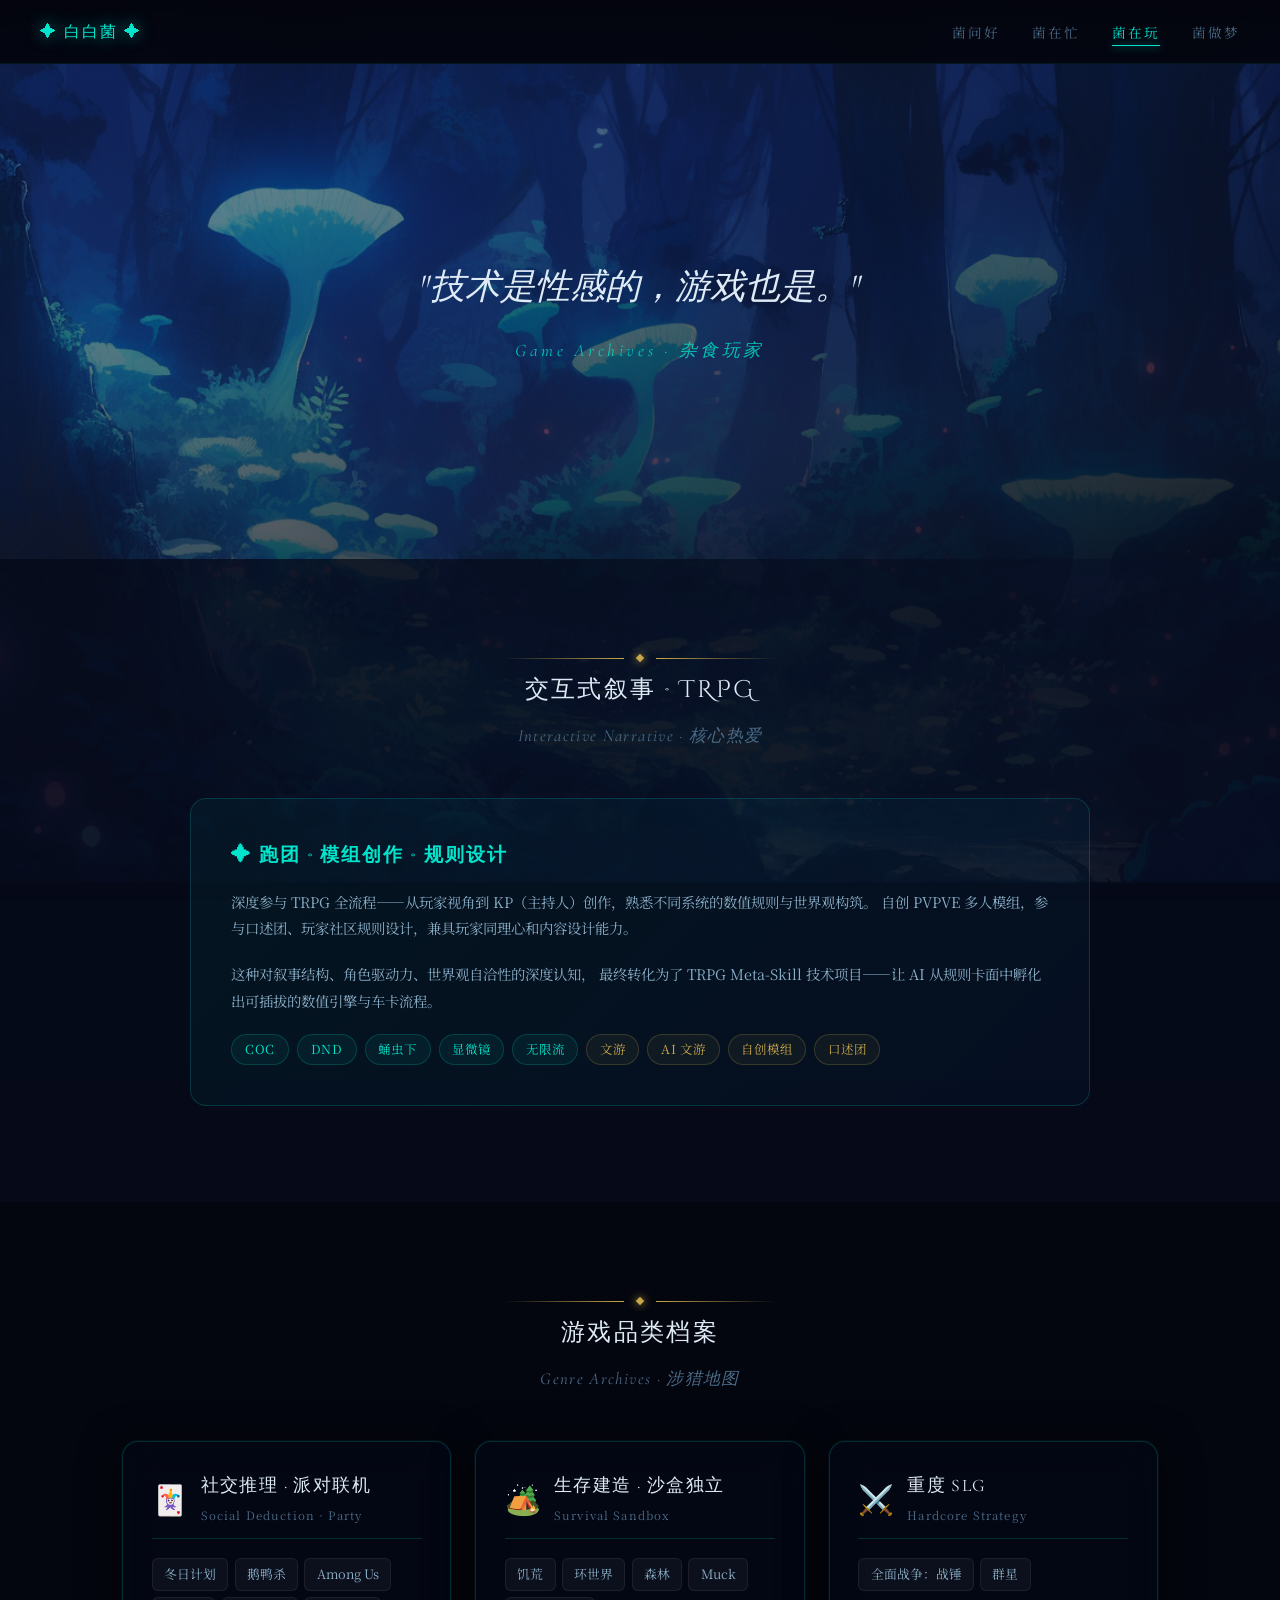
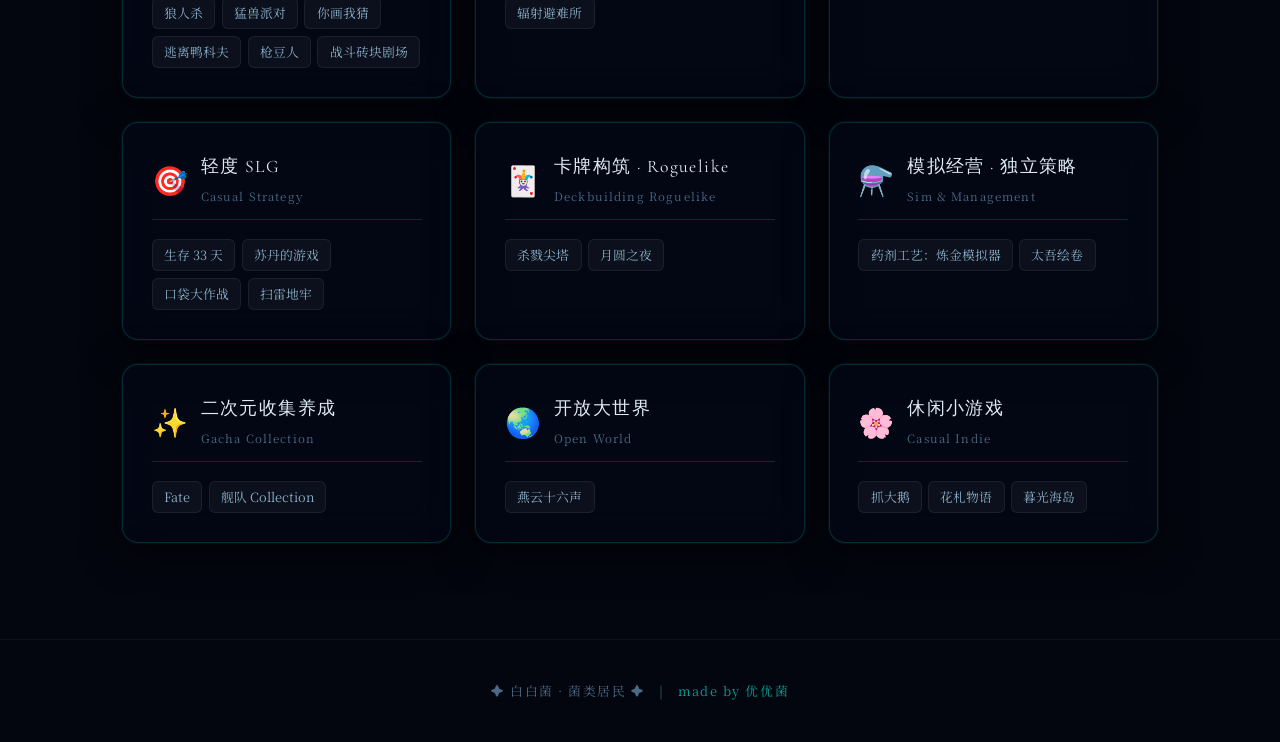
<file: games.html>
<!DOCTYPE html>
<html lang="zh-CN">
<head>
  <meta charset="UTF-8"/>
  <meta name="viewport" content="width=device-width, initial-scale=1.0"/>
  <title>菌在玩</title>
  <link rel="stylesheet" href="style.css"/>
  <style>
    .hero {
      background-image: url('assets/bg/蘑菇背景3.png');
      min-height: 55vh;
    }
    body {
      background-image: url('assets/bg/蘑菇背景3.png');
      background-size: cover;
      background-position: center top;
      background-attachment: fixed;
    }
    body::before {
      content: '';
      position: fixed; inset: 0;
      background: rgba(4,6,15,0.88);
      pointer-events: none;
      z-index: 0;
    }
    nav, section, footer { position: relative; z-index: 1; }

    /* 游戏简介区 */
    .intro-card {
      padding: 2.5rem 3rem;
      max-width: 800px;
      margin: 0 auto;
      text-align: center;
    }
    .intro-card p {
      font-family: 'Cormorant Garamond', serif;
      font-size: 1.1rem;
      color: var(--text-main);
      line-height: 2;
      font-style: italic;
    }

    /* 游戏类别网格 */
    .category-grid {
      display: grid;
      grid-template-columns: repeat(auto-fill, minmax(300px, 1fr));
      gap: 1.5rem;
    }

    .cat-card {
      padding: 1.8rem;
      transition: transform 0.3s;
    }
    .cat-card:hover { transform: translateY(-4px); }

    .cat-header {
      display: flex;
      align-items: center;
      gap: 0.8rem;
      margin-bottom: 1.2rem;
      padding-bottom: 0.8rem;
      border-bottom: 1px solid var(--teal-dim);
    }
    .cat-icon {
      font-size: 1.8rem;
      flex-shrink: 0;
    }
    .cat-title {
      font-family: 'Cormorant Garamond', serif;
      font-size: 1.1rem;
      color: var(--text-bright);
      letter-spacing: 0.08em;
    }
    .cat-subtitle {
      font-size: 0.72rem;
      color: var(--text-dim);
      letter-spacing: 0.1em;
      margin-top: 0.2rem;
    }

    .game-list {
      list-style: none;
      display: flex;
      flex-wrap: wrap;
      gap: 0.4rem;
    }
    .game-pill {
      font-size: 0.8rem;
      color: var(--text-main);
      background: rgba(255,255,255,0.04);
      border: 1px solid rgba(255,255,255,0.07);
      border-radius: 6px;
      padding: 0.25rem 0.7rem;
      transition: all 0.25s;
      cursor: default;
    }
    .game-pill:hover {
      background: rgba(0,229,204,0.07);
      border-color: var(--teal-dim);
      color: var(--teal);
    }

    /* TRPG 特别展示 */
    .trpg-highlight {
      background: linear-gradient(135deg,
        rgba(0,229,204,0.05) 0%,
        rgba(26,143,255,0.04) 100%
      );
      border: 1px solid var(--teal-dim);
      border-radius: 16px;
      padding: 2.5rem;
      max-width: 900px;
      margin: 0 auto;
    }
    .trpg-highlight h3 {
      font-family: 'Cinzel Decorative', serif;
      font-size: 1.2rem;
      color: var(--teal);
      margin-bottom: 1rem;
      letter-spacing: 0.1em;
    }
    .trpg-desc {
      font-size: 0.9rem;
      color: var(--text-main);
      line-height: 1.85;
      margin-bottom: 1.2rem;
    }
    .trpg-tags-row {
      display: flex;
      flex-wrap: wrap;
      gap: 0.5rem;
    }

    /* 游戏哲学引用 */
    .game-quote {
      text-align: center;
      padding: 3rem 2rem;
      max-width: 650px;
      margin: 0 auto;
    }
    .game-quote blockquote {
      font-family: 'Cormorant Garamond', serif;
      font-size: 1.3rem;
      color: var(--text-bright);
      font-style: italic;
      line-height: 1.9;
      margin-bottom: 1rem;
    }
    .game-quote blockquote::before {
      content: '"';
      font-size: 3rem;
      color: var(--gold);
      opacity: 0.4;
      line-height: 0;
      vertical-align: -0.4em;
      margin-right: 0.2rem;
    }
    .game-quote cite {
      font-size: 0.8rem;
      color: var(--text-dim);
      letter-spacing: 0.15em;
    }
  </style>
</head>
<body>

<nav>
  <a href="index.html" class="nav-logo">✦ 白白菌 ✦</a>
  <ul class="nav-links">
    <li><a href="index.html">菌问好</a></li>
    <li><a href="projects.html">菌在忙</a></li>
    <li><a href="games.html" class="active">菌在玩</a></li>
    <li><a href="gallery.html">菌做梦</a></li>
  </ul>
</nav>

<!-- Hero -->
<section class="hero">
  <div class="hero-overlay"></div>
  <div class="particles" id="particles"></div>
  <div class="hero-content" style="text-align:center;padding:0 2rem;">
    <div style="font-family:'Cormorant Garamond',serif;font-size:clamp(1.5rem,3.5vw,2.2rem);color:var(--text-bright);font-style:italic;line-height:1.7;margin-bottom:1.2rem;">
      "技术是性感的，游戏也是。"
    </div>
    <div style="font-family:'Cormorant Garamond',serif;font-size:1.1rem;color:var(--teal);letter-spacing:0.2em;font-style:italic;opacity:0.8;">
      Game Archives · 杂食玩家
    </div>
  </div>
</section>

<!-- TRPG 重点 -->
<section class="section section-alt">
  <div class="container">
    <div class="ornament fade-in">
      <div class="ornament-line"></div>
      <div class="ornament-diamond"></div>
      <div class="ornament-line right"></div>
    </div>
    <h2 class="section-title fade-in">交互式叙事 · TRPG</h2>
    <p class="section-subtitle fade-in">Interactive Narrative · 核心热爱</p>

    <div class="trpg-highlight fade-in">
      <h3>✦ 跑团 · 模组创作 · 规则设计</h3>
      <p class="trpg-desc">
        深度参与 TRPG 全流程——从玩家视角到 KP（主持人）创作，熟悉不同系统的数值规则与世界观构筑。
        自创 PVPVE 多人模组，参与口述团、玩家社区规则设计，兼具玩家同理心和内容设计能力。
      </p>
      <p class="trpg-desc">
        这种对叙事结构、角色驱动力、世界观自洽性的深度认知，
        最终转化为了 TRPG Meta-Skill 技术项目——让 AI 从规则卡面中孵化出可插拔的数值引擎与车卡流程。
      </p>
      <div class="trpg-tags-row">
        <span class="tag">COC</span>
        <span class="tag">DND</span>
        <span class="tag">蛹虫下</span>
        <span class="tag">显微镜</span>
        <span class="tag">无限流</span>
        <span class="tag tag-gold">文游</span>
        <span class="tag tag-gold">AI 文游</span>
        <span class="tag tag-gold">自创模组</span>
        <span class="tag tag-gold">口述团</span>
      </div>
    </div>
  </div>
</section>

<!-- 游戏品类档案 -->
<section class="section">
  <div class="container">
    <div class="ornament fade-in">
      <div class="ornament-line"></div>
      <div class="ornament-diamond"></div>
      <div class="ornament-line right"></div>
    </div>
    <h2 class="section-title fade-in">游戏品类档案</h2>
    <p class="section-subtitle fade-in">Genre Archives · 涉猎地图</p>

    <div class="category-grid fade-in">

      <div class="glass cat-card">
        <div class="cat-header">
          <div class="cat-icon">🃏</div>
          <div>
            <div class="cat-title">社交推理 · 派对联机</div>
            <div class="cat-subtitle">Social Deduction · Party</div>
          </div>
        </div>
        <ul class="game-list">
          <li class="game-pill">冬日计划</li>
          <li class="game-pill">鹅鸭杀</li>
          <li class="game-pill">Among Us</li>
          <li class="game-pill">狼人杀</li>
          <li class="game-pill">猛兽派对</li>
          <li class="game-pill">你画我猜</li>
          <li class="game-pill">逃离鸭科夫</li>
          <li class="game-pill">枪豆人</li>
          <li class="game-pill">战斗砖块剧场</li>
        </ul>
      </div>

      <div class="glass cat-card">
        <div class="cat-header">
          <div class="cat-icon">🏕️</div>
          <div>
            <div class="cat-title">生存建造 · 沙盒独立</div>
            <div class="cat-subtitle">Survival Sandbox</div>
          </div>
        </div>
        <ul class="game-list">
          <li class="game-pill">饥荒</li>
          <li class="game-pill">环世界</li>
          <li class="game-pill">森林</li>
          <li class="game-pill">Muck</li>
          <li class="game-pill">辐射避难所</li>
        </ul>
      </div>

      <div class="glass cat-card">
        <div class="cat-header">
          <div class="cat-icon">⚔️</div>
          <div>
            <div class="cat-title">重度 SLG</div>
            <div class="cat-subtitle">Hardcore Strategy</div>
          </div>
        </div>
        <ul class="game-list">
          <li class="game-pill">全面战争：战锤</li>
          <li class="game-pill">群星</li>
        </ul>
      </div>

      <div class="glass cat-card">
        <div class="cat-header">
          <div class="cat-icon">🎯</div>
          <div>
            <div class="cat-title">轻度 SLG</div>
            <div class="cat-subtitle">Casual Strategy</div>
          </div>
        </div>
        <ul class="game-list">
          <li class="game-pill">生存 33 天</li>
          <li class="game-pill">苏丹的游戏</li>
          <li class="game-pill">口袋大作战</li>
          <li class="game-pill">扫雷地牢</li>
        </ul>
      </div>

      <div class="glass cat-card">
        <div class="cat-header">
          <div class="cat-icon">🃏</div>
          <div>
            <div class="cat-title">卡牌构筑 · Roguelike</div>
            <div class="cat-subtitle">Deckbuilding Roguelike</div>
          </div>
        </div>
        <ul class="game-list">
          <li class="game-pill">杀戮尖塔</li>
          <li class="game-pill">月圆之夜</li>
        </ul>
      </div>

      <div class="glass cat-card">
        <div class="cat-header">
          <div class="cat-icon">⚗️</div>
          <div>
            <div class="cat-title">模拟经营 · 独立策略</div>
            <div class="cat-subtitle">Sim & Management</div>
          </div>
        </div>
        <ul class="game-list">
          <li class="game-pill">药剂工艺：炼金模拟器</li>
          <li class="game-pill">太吾绘卷</li>
        </ul>
      </div>

      <div class="glass cat-card">
        <div class="cat-header">
          <div class="cat-icon">✨</div>
          <div>
            <div class="cat-title">二次元收集养成</div>
            <div class="cat-subtitle">Gacha Collection</div>
          </div>
        </div>
        <ul class="game-list">
          <li class="game-pill">Fate</li>
          <li class="game-pill">舰队 Collection</li>
        </ul>
      </div>

      <div class="glass cat-card">
        <div class="cat-header">
          <div class="cat-icon">🌏</div>
          <div>
            <div class="cat-title">开放大世界</div>
            <div class="cat-subtitle">Open World</div>
          </div>
        </div>
        <ul class="game-list">
          <li class="game-pill">燕云十六声</li>
        </ul>
      </div>

      <div class="glass cat-card">
        <div class="cat-header">
          <div class="cat-icon">🌸</div>
          <div>
            <div class="cat-title">休闲小游戏</div>
            <div class="cat-subtitle">Casual Indie</div>
          </div>
        </div>
        <ul class="game-list">
          <li class="game-pill">抓大鹅</li>
          <li class="game-pill">花札物语</li>
          <li class="game-pill">暮光海岛</li>
        </ul>
      </div>

    </div>
  </div>
</section>

<footer>
  <p>✦ 白白菌 · 菌类居民 ✦ &nbsp;&nbsp;|&nbsp;&nbsp; <span>made by 优优菌</span></p>
</footer>

<script>
(function(){
  const container = document.getElementById('particles');
  for(let i=0;i<35;i++){
    const p = document.createElement('div');
    p.className = 'spore';
    const size = 2 + Math.random()*4;
    const isBlue = Math.random() < 0.3;
    const color = isBlue ? '26,143,255' : '0,229,204';
    p.style.cssText = `
      left:${Math.random()*100}%;top:${100+Math.random()*10}%;
      width:${size}px;height:${size}px;
      background:rgba(${color},${0.4+Math.random()*0.5});
      box-shadow:0 0 ${size*2}px rgba(${color},0.7);
      animation-duration:${10+Math.random()*18}s;
      animation-delay:-${Math.random()*22}s;
    `;
    container.appendChild(p);
  }
})();
const observer = new IntersectionObserver(e=>{
  e.forEach(el=>{ if(el.isIntersecting) el.target.classList.add('visible'); });
},{threshold:0.1});
document.querySelectorAll('.fade-in').forEach(el=>observer.observe(el));
</script>
</body>
</html>
</file>
<file: style.css>
@import url('https://fonts.googleapis.com/css2?family=Cinzel+Decorative:wght@400;700&family=Cormorant+Garamond:ital,wght@0,300;0,400;0,600;1,300;1,400&family=Noto+Serif+SC:wght@300;400;600&display=swap');

/* ── 全局变量 ──────────────────────────────── */
:root {
  --bg-deep:        #04060f;
  --bg-surface:     #080d1e;
  --teal:           #00e5cc;
  --teal-dim:       rgba(0, 229, 204, 0.18);
  --teal-glow:      rgba(0, 229, 204, 0.4);
  --blue:           #1a8fff;
  --blue-dim:       rgba(26, 143, 255, 0.15);
  --gold:           #c8a84b;
  --gold-dim:       rgba(200, 168, 75, 0.22);
  --text-bright:    #deeaf5;
  --text-main:      #8aafc8;
  --text-dim:       #4a6a85;
  --glass-bg:       rgba(4, 8, 22, 0.72);
  --glass-light:    rgba(8, 16, 38, 0.55);
  --card-shadow:    0 8px 40px rgba(0,0,0,0.7), 0 0 0 1px rgba(0,229,204,0.07);
  --card-hover:     0 12px 60px rgba(0,0,0,0.8), 0 0 0 1px rgba(0,229,204,0.2), 0 0 30px rgba(0,229,204,0.08);
}

/* ── 基础重置 ──────────────────────────────── */
*, *::before, *::after { margin:0; padding:0; box-sizing:border-box; }
html { scroll-behavior:smooth; font-size:16px; }
body {
  font-family: 'Noto Serif SC', serif;
  background: var(--bg-deep);
  color: var(--text-main);
  line-height: 1.75;
  overflow-x: hidden;
}
a { color: inherit; text-decoration: none; }
img { max-width: 100%; display: block; }

/* ── 导航栏 ──────────────────────────────── */
nav {
  position: fixed; top: 0; left: 0; right: 0;
  z-index: 1000;
  height: 64px;
  padding: 0 2.5rem;
  display: flex;
  align-items: center;
  justify-content: space-between;
  background: rgba(4, 6, 15, 0.82);
  backdrop-filter: blur(24px);
  -webkit-backdrop-filter: blur(24px);
  border-bottom: 1px solid rgba(0, 229, 204, 0.08);
}
.nav-logo {
  font-family: 'Cinzel Decorative', serif;
  font-size: 1rem;
  color: var(--teal);
  letter-spacing: 0.12em;
  text-shadow: 0 0 16px rgba(0,229,204,0.6);
  transition: text-shadow 0.3s;
}
.nav-logo:hover { text-shadow: 0 0 30px rgba(0,229,204,0.9); }
.nav-links { display:flex; gap:2rem; list-style:none; }
.nav-links a {
  font-family: 'Noto Serif SC', serif;
  font-size: 0.85rem;
  color: var(--text-dim);
  letter-spacing: 0.15em;
  transition: color 0.3s;
  position: relative;
  padding-bottom: 4px;
}
.nav-links a::after {
  content:'';
  position:absolute; bottom:0; left:0;
  width:0; height:1px;
  background: var(--teal);
  box-shadow: 0 0 8px var(--teal);
  transition: width 0.35s ease;
}
.nav-links a:hover, .nav-links a.active { color: var(--teal); }
.nav-links a:hover::after, .nav-links a.active::after { width:100%; }

/* ── Hero 区域 ──────────────────────────────── */
.hero {
  position: relative;
  min-height: 100vh;
  display: flex;
  align-items: center;
  justify-content: center;
  background-size: cover;
  background-position: center;
  background-attachment: fixed;
  overflow: hidden;
}
.hero-overlay {
  position:absolute; inset:0;
  background: linear-gradient(160deg,
    rgba(4,6,15,0.4) 0%,
    rgba(4,8,20,0.55) 40%,
    rgba(4,6,15,0.92) 100%
  );
}
.hero-content {
  position: relative;
  z-index: 10;
  text-align: center;
  max-width: 800px;
  padding: 0 2rem;
}

/* ── 孢子粒子 ──────────────────────────────── */
.particles {
  position:absolute; inset:0;
  pointer-events:none; overflow:hidden;
}
.spore {
  position:absolute;
  border-radius:50%;
  animation: spore-rise linear infinite;
  opacity:0;
}
@keyframes spore-rise {
  0%   { transform:translateY(0) translateX(0) scale(0.5); opacity:0; }
  8%   { opacity:1; }
  85%  { opacity:0.6; }
  100% { transform:translateY(-110vh) translateX(30px) scale(1.8); opacity:0; }
}

/* ── 玻璃卡片 ──────────────────────────────── */
.glass {
  background: var(--glass-bg);
  backdrop-filter: blur(18px);
  -webkit-backdrop-filter: blur(18px);
  border: 1px solid var(--teal-dim);
  border-radius: 16px;
  box-shadow: var(--card-shadow);
  transition: box-shadow 0.4s, border-color 0.4s;
}
.glass:hover {
  box-shadow: var(--card-hover);
  border-color: rgba(0,229,204,0.28);
}
.glass-gold {
  border-color: var(--gold-dim);
}

/* ── 区块标题装饰 ──────────────────────────── */
.section-title {
  font-family: 'Cinzel Decorative', serif;
  font-size: 1.5rem;
  font-weight: 400;
  color: var(--text-bright);
  letter-spacing: 0.1em;
  text-align: center;
  margin-bottom: 0.6rem;
}
.section-subtitle {
  font-family: 'Cormorant Garamond', serif;
  font-size: 1.05rem;
  color: var(--text-dim);
  text-align: center;
  letter-spacing: 0.08em;
  font-style: italic;
  margin-bottom: 3rem;
}
.ornament {
  display:flex;
  align-items:center;
  justify-content:center;
  gap: 0.8rem;
  margin-bottom: 0.5rem;
}
.ornament-line {
  flex:1; max-width:120px; height:1px;
  background: linear-gradient(to right, transparent, var(--gold));
}
.ornament-line.right {
  background: linear-gradient(to left, transparent, var(--gold));
}
.ornament-diamond {
  width:6px; height:6px;
  background:var(--gold);
  transform:rotate(45deg);
  box-shadow: 0 0 8px var(--gold);
}

/* ── 标签 ──────────────────────────────── */
.tag {
  display:inline-block;
  padding: 0.25rem 0.8rem;
  border-radius: 999px;
  font-size: 0.78rem;
  font-family: 'Noto Serif SC', serif;
  letter-spacing: 0.06em;
  border: 1px solid var(--teal-dim);
  color: var(--teal);
  background: rgba(0,229,204,0.06);
  transition: all 0.25s;
}
.tag:hover {
  background: rgba(0,229,204,0.14);
  border-color: var(--teal);
  box-shadow: 0 0 12px rgba(0,229,204,0.25);
}
.tag-gold {
  border-color: var(--gold-dim);
  color: var(--gold);
  background: rgba(200,168,75,0.06);
}
.tag-gold:hover {
  background: rgba(200,168,75,0.14);
  border-color: var(--gold);
}

/* ── 按钮 ──────────────────────────────── */
.btn {
  display: inline-flex;
  align-items: center;
  gap: 0.5rem;
  padding: 0.65rem 1.8rem;
  border-radius: 8px;
  font-family: 'Noto Serif SC', serif;
  font-size: 0.88rem;
  letter-spacing: 0.1em;
  cursor: pointer;
  transition: all 0.3s;
  border: none;
}
.btn-teal {
  background: rgba(0,229,204,0.12);
  color: var(--teal);
  border: 1px solid var(--teal-dim);
}
.btn-teal:hover {
  background: rgba(0,229,204,0.22);
  border-color: var(--teal);
  box-shadow: 0 0 20px rgba(0,229,204,0.3);
}
.btn-gold {
  background: rgba(200,168,75,0.1);
  color: var(--gold);
  border: 1px solid var(--gold-dim);
}
.btn-gold:hover {
  background: rgba(200,168,75,0.2);
  border-color: var(--gold);
  box-shadow: 0 0 20px rgba(200,168,75,0.3);
}

/* ── 布局工具 ──────────────────────────────── */
.container {
  max-width: 1100px;
  margin: 0 auto;
  padding: 0 2rem;
}
.section {
  padding: 6rem 0;
}
.section-alt {
  background: rgba(8,16,38,0.4);
}
.grid-2 { display:grid; grid-template-columns:repeat(2,1fr); gap:1.5rem; }
.grid-3 { display:grid; grid-template-columns:repeat(3,1fr); gap:1.5rem; }
@media(max-width:768px) {
  .grid-2, .grid-3 { grid-template-columns:1fr; }
  nav { padding:0 1.2rem; }
  .nav-links { gap:1.2rem; }
  .section { padding: 4rem 0; }
}

/* ── 滚动指示箭头 ──────────────────────────── */
.scroll-hint {
  position:absolute; bottom:2.5rem; left:50%;
  transform:translateX(-50%);
  z-index:10;
  display:flex; flex-direction:column; align-items:center;
  gap:0.4rem;
  color: var(--text-dim);
  font-size:0.7rem;
  letter-spacing:0.2em;
  animation: bob 2.5s ease-in-out infinite;
}
.scroll-hint svg { opacity:0.5; }
@keyframes bob {
  0%,100% { transform:translateX(-50%) translateY(0); }
  50% { transform:translateX(-50%) translateY(8px); }
}

/* ── 页脚 ──────────────────────────────── */
footer {
  padding: 2.5rem 0;
  text-align:center;
  border-top: 1px solid rgba(0,229,204,0.06);
  color: var(--text-dim);
  font-size: 0.8rem;
  letter-spacing:0.12em;
}
footer span {
  color: var(--teal);
  opacity: 0.7;
}

/* ── 入场动画 ──────────────────────────────── */
.fade-in {
  opacity:0;
  transform:translateY(24px);
  transition: opacity 0.7s ease, transform 0.7s ease;
}
.fade-in.visible {
  opacity:1;
  transform:translateY(0);
}

/* ── 分割线 ──────────────────────────────── */
.divider {
  width:100%;
  height:1px;
  background: linear-gradient(to right,
    transparent, rgba(0,229,204,0.12), transparent
  );
  margin: 3rem 0;
}

/* ── 链接标志 ──────────────────────────────── */
.icon-link {
  display:inline-flex;
  align-items:center;
  gap:0.4rem;
  color: var(--text-dim);
  font-size:0.85rem;
  transition:color 0.3s;
}
.icon-link:hover { color:var(--teal); }
</file>
